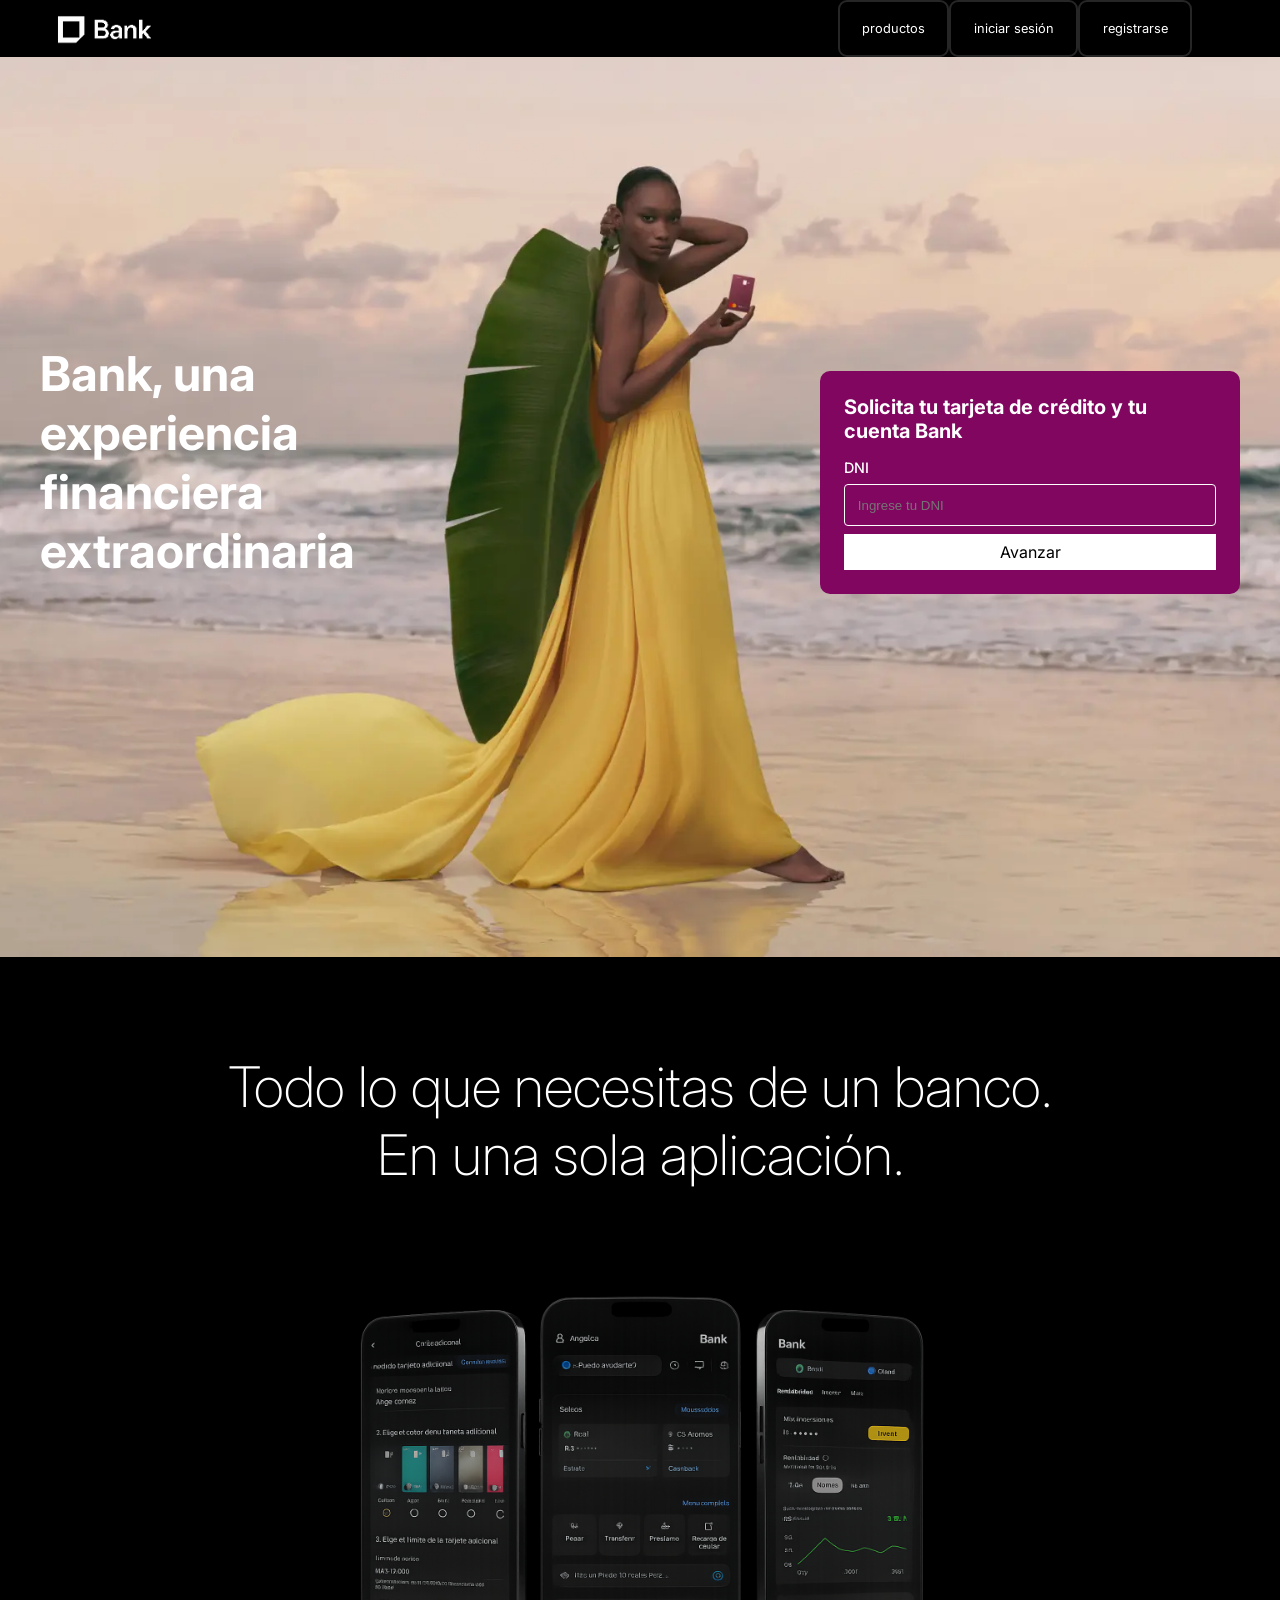
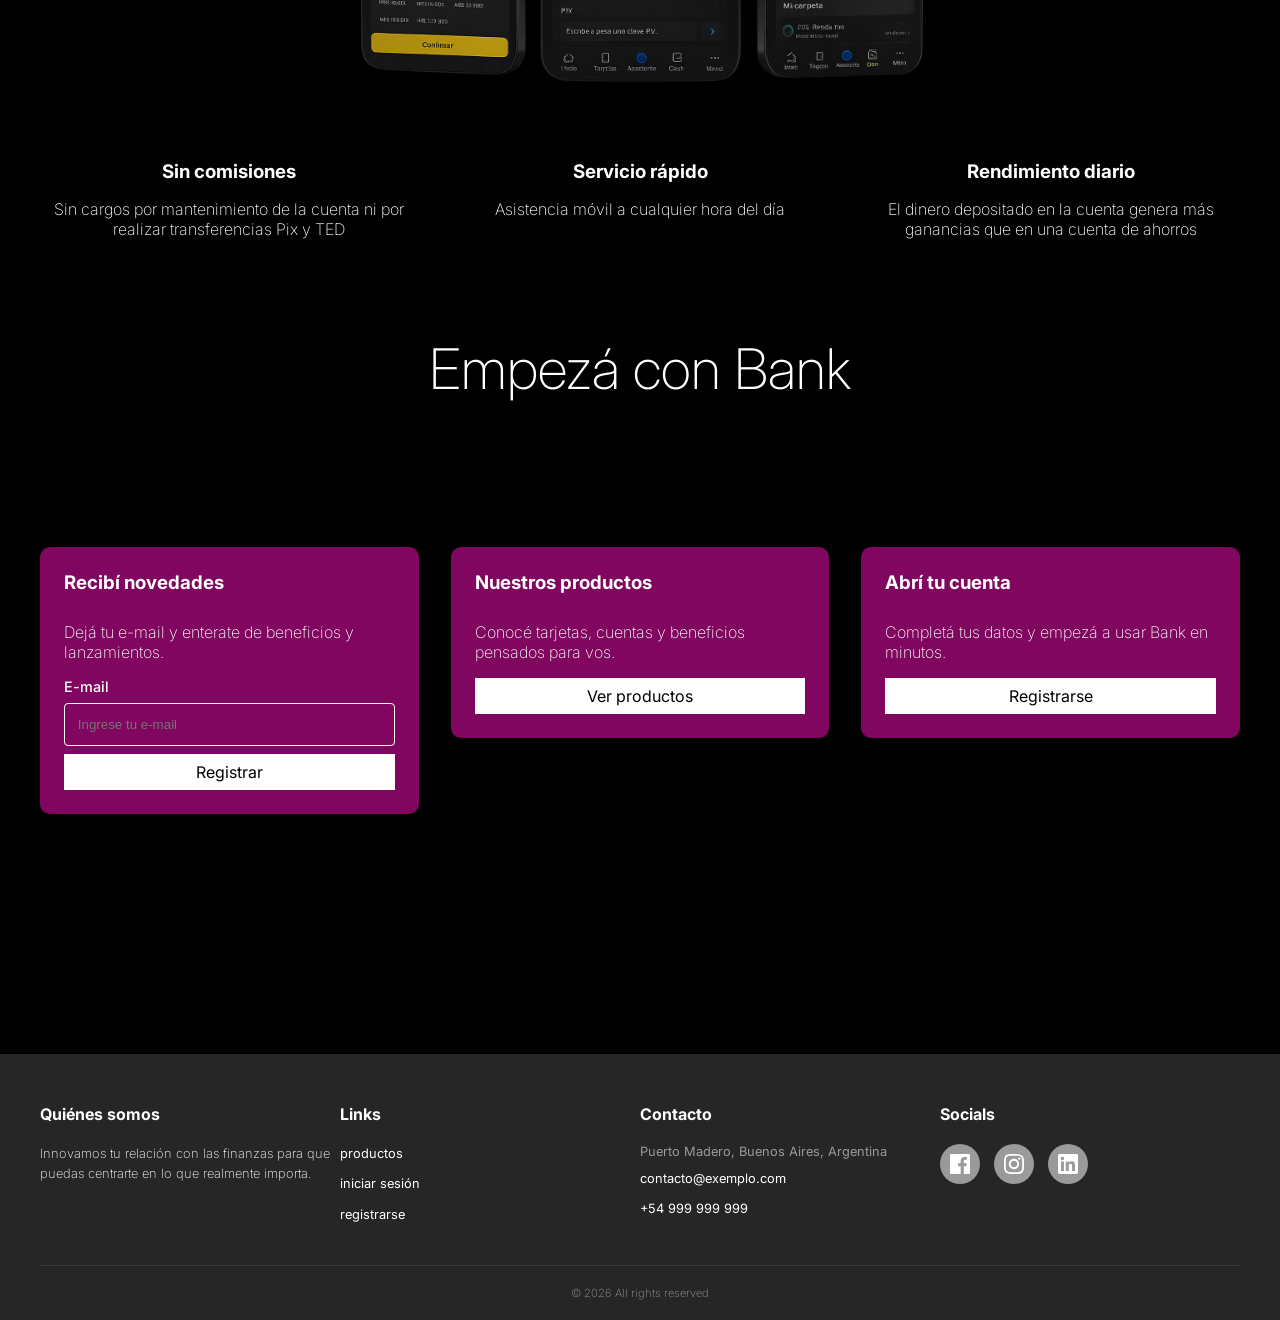
<file: index.html>
<!doctype html>
<html lang="es">
  <head>
    <meta charset="UTF-8" />
    <meta name="viewport" content="width=device-width, initial-scale=1.0" />
    <meta
      name="description"
      content="Bank: cuenta, tarjeta y app en un solo lugar. Sin comisiones, asistencia 24/7 y rendimiento diario."
    />
    <link rel="preconnect" href="https://fonts.googleapis.com" />
    <link rel="preconnect" href="https://fonts.gstatic.com" crossorigin />
    <link
      href="https://fonts.googleapis.com/css2?family=Inter:ital,opsz,wght@0,14..32,100..900;1,14..32,100..900&display=swap"
      rel="stylesheet"
    />
    <link rel="icon" href="./favicon.png" type="image/png" />
    <link rel="stylesheet" href="./css/global.css" />
    <title>Bank | Experiencia financiera</title>
  </head>

  <body>
    <!-- logotipo y la navegación como elementos hermanos; <nav> contiene únicamente enlaces de navegación -->
    <header class="header">
      <a href="index.html" class="logo">
        <img src="assets/logo.png" alt="Logo de Bank" />
      </a>

      <input type="checkbox" id="menu-toggle" class="menu-toggle" />
      <label for="menu-toggle" class="menu-button" aria-label="Abrir menú">
        <span></span>
        <span></span>
        <span></span>
      </label>

      <!-- uso de aria-label para una mejor accesibilidad web -->
      <nav aria-label="Navegación principal">
        <ul>
          <li class="button">
            <a href="productos.html">productos</a>
          </li>

          <li class="button">
            <a href="login.html">iniciar sesión</a>
          </li>

          <li class="button">
            <a href="registro.html">registrarse</a>
          </li>
        </ul>
      </nav>
    </header>

    <main>
      <section class="hero">
        <div class="container">
          <div class="hero-content">
            <h1>Bank, una experiencia financiera extraordinaria</h1>
          </div>

          <div class="hero-card">
            <h2 class="hero-card-title">
              Solicita tu tarjeta de crédito y tu cuenta Bank
            </h2>

            <form class="stack-form" action="registro.html" method="get">
              <label for="dni-hero">DNI</label>
              <input
                type="text"
                id="dni-hero"
                name="dni"
                inputmode="numeric"
                autocomplete="off"
                placeholder="Ingrese tu DNI"
                required
              />
              <button type="submit">Avanzar</button>
            </form>
          </div>
        </div>
      </section>

      <section class="benefits" aria-labelledby="beneficios-title">
        <h2 id="beneficios-title">
          Todo lo que necesitas de un banco. <br />En una sola aplicación.
        </h2>
        <img
          class="app"
          src="assets/img-app.png"
          alt="Pantalla de inicio de la app Bank"
        />

        <div class="container-benefits">
          <article>
            <h3>Sin comisiones</h3>
            <p>
              Sin cargos por mantenimiento de la cuenta ni por realizar
              transferencias Pix y TED
            </p>
          </article>
          <article>
            <h3>Servicio rápido</h3>
            <p>Asistencia móvil a cualquier hora del día</p>
          </article>
          <article>
            <h3>Rendimiento diario</h3>
            <p>
              El dinero depositado en la cuenta genera más ganancias que en una
              cuenta de ahorros
            </p>
          </article>
        </div>
      </section>

      <section class="cta" aria-labelledby="cta-title">
        <h2 id="cta-title">Empezá con Bank</h2>

        <div class="container-benefits">
          <article class="cta-card">
            <h3>Recibí novedades</h3>
            <p>Dejá tu e-mail y enterate de beneficios y lanzamientos.</p>
            <form class="stack-form" action="registro.html" method="get">
              <label for="correo-novedades">E-mail</label>
              <input
                type="email"
                id="correo-novedades"
                name="correo"
                autocomplete="email"
                placeholder="Ingrese tu e-mail"
                required
              />
              <button type="submit">Registrar</button>
            </form>
          </article>

          <article class="cta-card">
            <h3>Nuestros productos</h3>
            <p>Conocé tarjetas, cuentas y beneficios pensados para vos.</p>
            <a class="cta-button" href="productos.html">Ver productos</a>
          </article>

          <article class="cta-card">
            <h3>Abrí tu cuenta</h3>
            <p>Completá tus datos y empezá a usar Bank en minutos.</p>
            <a class="cta-button" href="registro.html">Registrarse</a>
          </article>
        </div>
      </section>
    </main>

    <footer class="footer">
      <div class="footer-content">
        <div class="footer-col">
          <h3>Quiénes somos</h3>
          <p>
            Innovamos tu relación con las finanzas para que puedas centrarte en
            lo que realmente importa.
          </p>
        </div>
        <div class="footer-col">
          <h3>Links</h3>
          <ul>
            <li><a href="productos.html">productos</a></li>
            <li><a href="login.html">iniciar sesión</a></li>
            <li><a href="registro.html">registrarse</a></li>
          </ul>
        </div>
        <div class="footer-col">
          <h3>Contacto</h3>
          <ul>
            <li>Puerto Madero, Buenos Aires, Argentina</li>
            <li>
              <a href="mailto:contacto@exemplo.com">contacto@exemplo.com</a>
            </li>
            <li>
              <a href="tel:+54999999999">+54 999 999 999</a>
            </li>
          </ul>
        </div>
        <div class="footer-col">
          <h3>Socials</h3>
          <div class="social-links">
            <a href="#" aria-label="Facebook">
              <svg
                viewBox="0 0 24 24"
                width="20"
                height="20"
                fill="currentColor"
              >
                <path
                  d="M22.675 0h-21.35c-.732 0-1.325.593-1.325 1.325v21.351c0 .731.593 1.324 1.325 1.324h11.495v-9.294h-3.128v-3.622h3.128v-2.671c0-3.1 1.893-4.788 4.659-4.788 1.325 0 2.463.099 2.795.143v3.24l-1.918.001c-1.504 0-1.795.715-1.795 1.763v2.313h3.587l-.467 3.622h-3.12v9.293h6.116c.73 0 1.323-.593 1.323-1.325v-21.35c0-.732-.593-1.325-1.325-1.325z"
                />
              </svg>
            </a>

            <a href="#" aria-label="Instagram">
              <svg
                viewBox="0 0 24 24"
                width="20"
                height="20"
                fill="currentColor"
              >
                <path
                  d="M12 2.163c3.204 0 3.584.012 4.85.07 3.252.148 4.771 1.691 4.919 4.919.058 1.265.069 1.645.069 4.849 0 3.205-.012 3.584-.069 4.849-.149 3.225-1.664 4.771-4.919 4.919-1.266.058-1.644.07-4.85.07-3.204 0-3.584-.012-4.849-.07-3.26-.149-4.771-1.699-4.919-4.92-.058-1.265-.07-1.644-.07-4.849 0-3.204.012-3.584.07-4.849.149-3.227 1.664-4.771 4.919-4.919 1.266-.058 1.645-.07 4.849-.07zm0-2.163c-3.259 0-3.667.014-4.947.072-4.358.2-6.78 2.618-6.98 6.98-.059 1.281-.073 1.689-.073 4.948 0 3.259.014 3.668.072 4.948.2 4.358 2.618 6.78 6.98 6.98 1.281.058 1.689.072 4.948.072 3.259 0 3.668-.014 4.948.072 4.354-.2 6.782-2.618 6.979-6.98.059-1.28.073-1.689.073-4.948 0-3.259-.014-3.667-.072-4.947-.196-4.354-2.617-6.78-6.979-6.98-1.281-.059-1.69-.073-4.949-.073zm0 5.838c-3.403 0-6.162 2.759-6.162 6.162s2.759 6.163 6.162 6.163 6.162-2.759 6.162-6.163c0-3.403-2.759-6.162-6.162-6.162zm0 10.162c-2.209 0-4-1.79-4-4 0-2.209 1.791-4 4-4s4 1.791 4 4c0 2.21-1.791 4-4 4zm6.406-11.845c-.796 0-1.441.645-1.441 1.44s.645 1.44 1.441 1.44c.795 0 1.439-.645 1.439-1.44s-.644-1.44-1.439-1.44z"
                />
              </svg>
            </a>

            <a href="#" aria-label="LinkedIn">
              <svg
                viewBox="0 0 24 24"
                width="20"
                height="20"
                fill="currentColor"
              >
                <path
                  d="M20.447 20.452h-3.554v-5.569c0-1.328-.027-3.037-1.852-3.037-1.853 0-2.136 1.445-2.136 2.939v5.667h-3.554v-11.452h3.414v1.561h.049c.476-.9 1.637-1.85 3.37-1.85 3.601 0 4.267 2.37 4.267 5.455v6.286zm-15.11-13.019c-1.144 0-2.063-.926-2.063-2.065 0-1.138.92-2.063 2.063-2.063 1.14 0 2.064.925 2.064 2.063 0 1.139-.925 2.065-2.064 2.065zm1.782 13.019h-3.564v-11.452h3.564v11.452zm15.106-20.452h-20.454c-.979 0-1.771.774-1.771 1.729v20.542c0 .956.792 1.729 1.771 1.729h20.451c.978 0 1.778-.773 1.778-1.729v-20.542c0-.955-.8-1.729-1.778-1.729z"
                />
              </svg>
            </a>
          </div>
        </div>
      </div>
      <div class="footer-bottom">
        <p>&copy; 2026 All rights reserved</p>
      </div>
    </footer>
  </body>
</html>
</file>
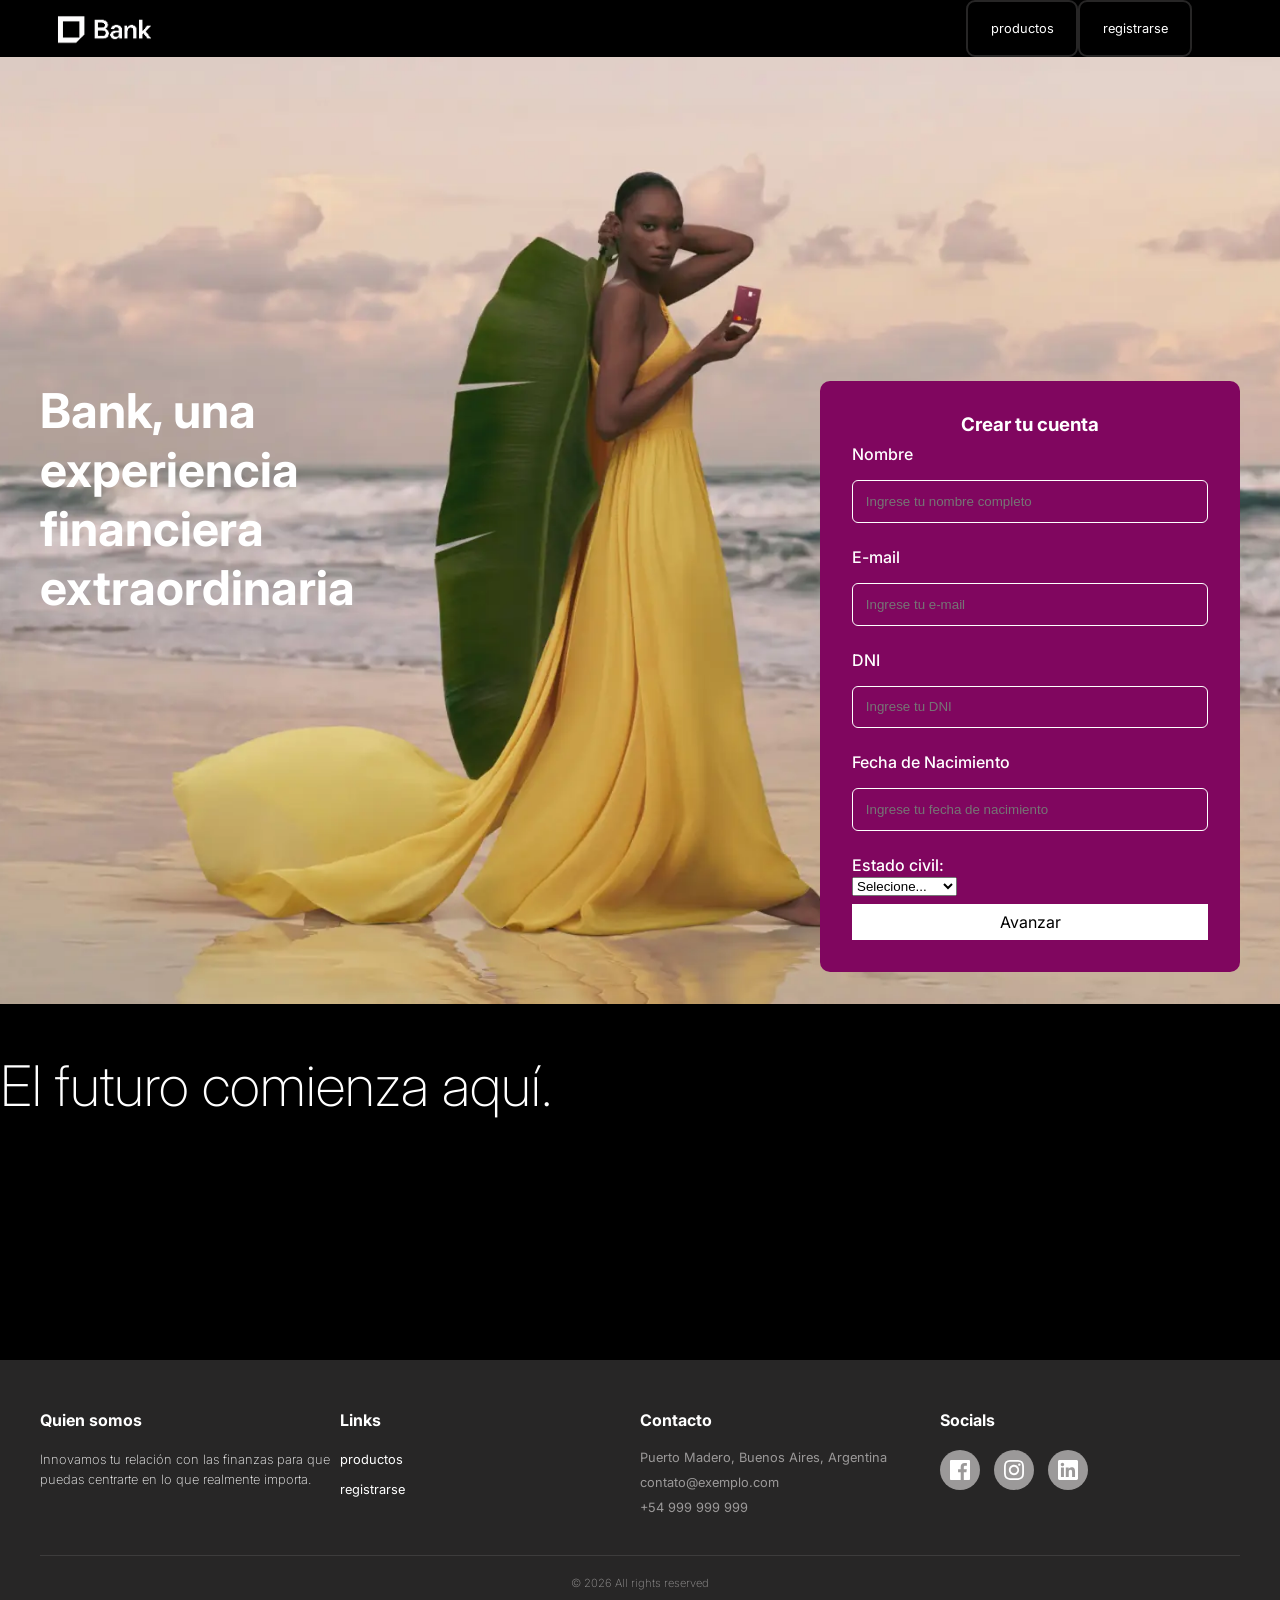
<file: cadastro.html>
<!doctype html>
<html lang="es">
  <head>
    <meta charset="UTF-8" />
    <meta name="viewport" content="width=device-width, initial-scale=1.0" />
    <link rel="preconnect" href="https://fonts.googleapis.com" />
    <link rel="preconnect" href="https://fonts.gstatic.com" crossorigin />
    <link
      href="https://fonts.googleapis.com/css2?family=Inter:ital,opsz,wght@0,14..32,100..900;1,14..32,100..900&display=swap"
      rel="stylesheet"
    />
    <link rel="icon" href="favico.png" type="png" />
    <link rel="stylesheet" href="./css/global.css" />
    <title>Bank</title>
  </head>

  <body>
    <!-- logotipo y la navegación como elementos hermanos; <nav> contiene únicamente enlaces de navegación -->
    <header class="header">
      <a href="index.html" class="logo">
        <img src="assets/logo.png" alt="logo del negocio" />
      </a>

      <!-- uso de aria-label para una mejor accesibilidad web -->
      <nav aria-label="Navegacion principal">
        <ul>
          <li class="button">
            <a href="galeria.html">productos</a>
          </li>

          <li class="button">
            <a href="cadastro.html">registrarse</a>
          </li>
        </ul>
      </nav>
    </header>

    <main>
      <section class="hero">
        <div class="container">
          <div class="hero-content-form">
            <h1>Bank, una experiencia financiera extraordinaria</h1>
          </div>

          <aside class="form-card">
            <h3>Crear tu cuenta</h3>

            <form class="register-form">
              <div class="form-group">
                <label for="nombre">Nombre</label>
                <input
                  type="text"
                  id="nombre"
                  name="nombre"
                  placeholder="Ingrese tu nombre completo"
                />
              </div>
            </form>

            <form class="register-form">
              <div class="form-group">
                <label for="email">E-mail</label>
                <input
                  type="email"
                  id="email"
                  name="email"
                  placeholder="Ingrese tu e-mail"
                />
              </div>
            </form>

            <form class="register-form">
              <div class="form-group">
                <label for="DNI">DNI</label>
                <input
                  type="number"
                  id="DNI"
                  name="DNI"
                  placeholder="Ingrese tu DNI"
                />
              </div>
            </form>

            <form class="register-form">
              <div class="form-group">
                <label for="birthdate">Fecha de Nacimiento</label>
                <input
                  type="text"
                  id="birthdate"
                  name="birthdate"
                  placeholder="Ingrese tu fecha de nacimiento"
                />
              </div>
            </form>

            <form class="register-form">
              <div class="form-group">
                <label for="maritalStatus">Estado civil:</label>
                <select id="maritalStatus" name="userMaritalStatus">
                    <option value="">Selecione...</option>
                    <option value="casado">Casado</option>
                    <option value="solteiro">Soltero</option>
                    <option value="divorciado">Divorciado</option>
                    <option value="casado">Unión Estable</option>
                </select>
            </form>

            <button type="submit">Avanzar</button>
          </aside>
        </div>
      </section>

      <section>
        <h2 class="form-h2">El futuro comienza aquí. </h2>
      </section>

    </main>

    <footer class="footer">
      <div class="footer-content">
        <div class="footer-col">
          <h3>Quien somos</h3>
          <p>Innovamos tu relación con las finanzas para que puedas centrarte en lo que realmente importa.</p>
        </div>
        <div class="footer-col">
          <h3>Links</h3>
          <ul>
            <li><a href="galeria.html">productos</a></li>
            <li><a href="cadastro.html">registrarse</a></li>
          </ul>
        </div>
        <div class="footer-col">
          <h3>Contacto</h3>
          <ul>
            <li>Puerto Madero, Buenos Aires, Argentina</li>
            <li>contato@exemplo.com</li>
            <li>+54 999 999 999</li>
          </ul>
        </div>
        <div class="footer-col">
          <h3>Socials</h3>
          <div class="social-links">
            <a href="#" aria-label="Facebook">
              <svg
                viewBox="0 0 24 24"
                width="20"
                height="20"
                fill="currentColor"
              >
                <path
                  d="M22.675 0h-21.35c-.732 0-1.325.593-1.325 1.325v21.351c0 .731.593 1.324 1.325 1.324h11.495v-9.294h-3.128v-3.622h3.128v-2.671c0-3.1 1.893-4.788 4.659-4.788 1.325 0 2.463.099 2.795.143v3.24l-1.918.001c-1.504 0-1.795.715-1.795 1.763v2.313h3.587l-.467 3.622h-3.12v9.293h6.116c.73 0 1.323-.593 1.323-1.325v-21.35c0-.732-.593-1.325-1.325-1.325z"
                />
              </svg>
            </a>

            <a href="#" aria-label="Instagram">
              <svg
                viewBox="0 0 24 24"
                width="20"
                height="20"
                fill="currentColor"
              >
                <path
                  d="M12 2.163c3.204 0 3.584.012 4.85.07 3.252.148 4.771 1.691 4.919 4.919.058 1.265.069 1.645.069 4.849 0 3.205-.012 3.584-.069 4.849-.149 3.225-1.664 4.771-4.919 4.919-1.266.058-1.644.07-4.85.07-3.204 0-3.584-.012-4.849-.07-3.26-.149-4.771-1.699-4.919-4.92-.058-1.265-.07-1.644-.07-4.849 0-3.204.012-3.584.07-4.849.149-3.227 1.664-4.771 4.919-4.919 1.266-.058 1.645-.07 4.849-.07zm0-2.163c-3.259 0-3.667.014-4.947.072-4.358.2-6.78 2.618-6.98 6.98-.059 1.281-.073 1.689-.073 4.948 0 3.259.014 3.668.072 4.948.2 4.358 2.618 6.78 6.98 6.98 1.281.058 1.689.072 4.948.072 3.259 0 3.668-.014 4.948-.072 4.354-.2 6.782-2.618 6.979-6.98.059-1.28.073-1.689.073-4.948 0-3.259-.014-3.667-.072-4.947-.196-4.354-2.617-6.78-6.979-6.98-1.281-.059-1.69-.073-4.949-.073zm0 5.838c-3.403 0-6.162 2.759-6.162 6.162s2.759 6.163 6.162 6.163 6.162-2.759 6.162-6.163c0-3.403-2.759-6.162-6.162-6.162zm0 10.162c-2.209 0-4-1.79-4-4 0-2.209 1.791-4 4-4s4 1.791 4 4c0 2.21-1.791 4-4 4zm6.406-11.845c-.796 0-1.441.645-1.441 1.44s.645 1.44 1.441 1.44c.795 0 1.439-.645 1.439-1.44s-.644-1.44-1.439-1.44z"
                />
              </svg>
            </a>

            <a href="#" aria-label="LinkedIn">
              <svg
                viewBox="0 0 24 24"
                width="20"
                height="20"
                fill="currentColor"
              >
                <path
                  d="M20.447 20.452h-3.554v-5.569c0-1.328-.027-3.037-1.852-3.037-1.853 0-2.136 1.445-2.136 2.939v5.667h-3.554v-11.452h3.414v1.561h.049c.476-.9 1.637-1.85 3.37-1.85 3.601 0 4.267 2.37 4.267 5.455v6.286zm-15.11-13.019c-1.144 0-2.063-.926-2.063-2.065 0-1.138.92-2.063 2.063-2.063 1.14 0 2.064.925 2.064 2.063 0 1.139-.925 2.065-2.064 2.065zm1.782 13.019h-3.564v-11.452h3.564v11.452zm15.106-20.452h-20.454c-.979 0-1.771.774-1.771 1.729v20.542c0 .956.792 1.729 1.771 1.729h20.451c.978 0 1.778-.773 1.778-1.729v-20.542c0-.955-.8-1.729-1.778-1.729z"
                />
              </svg>
            </a>
          </div>
        </div>
      </div>
      <div class="footer-bottom">
        <p>&copy; 2026 All rights reserved</p>
      </div>
    </footer>
  </body>
</html>
</file>
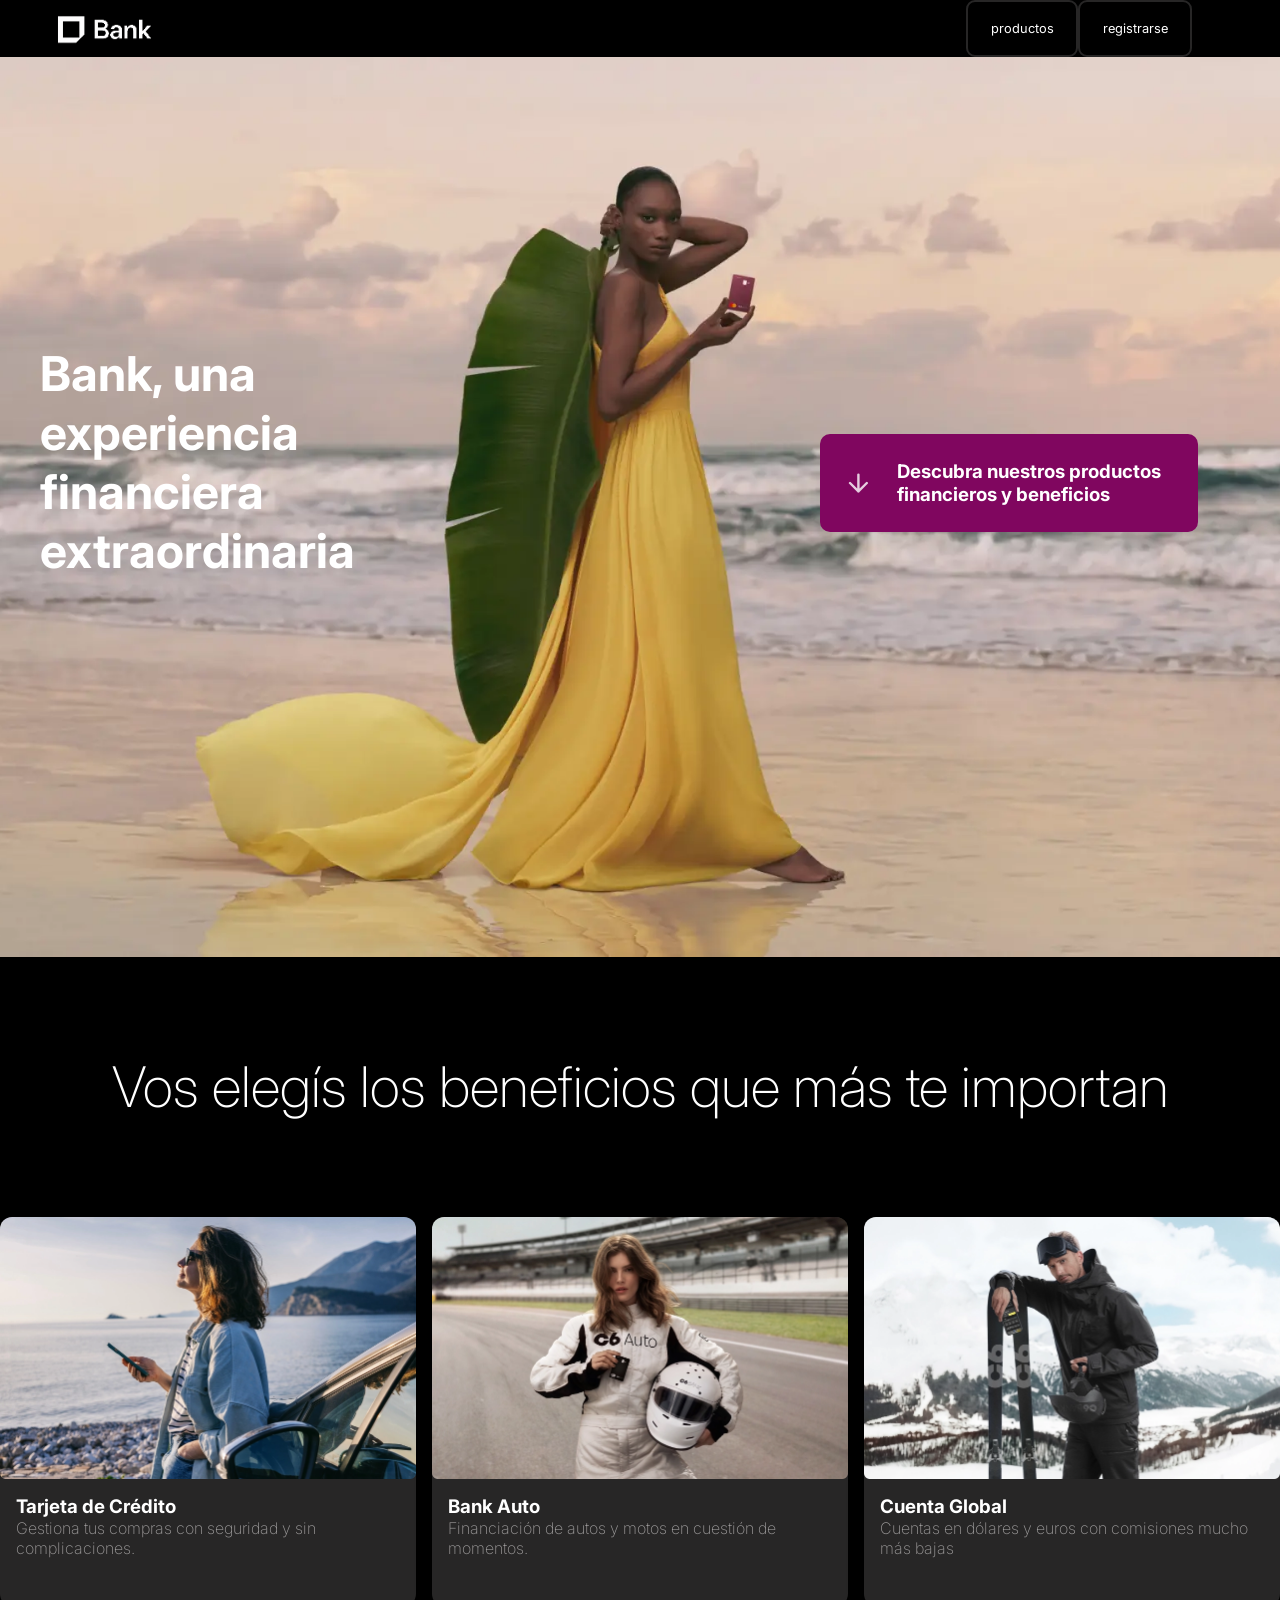
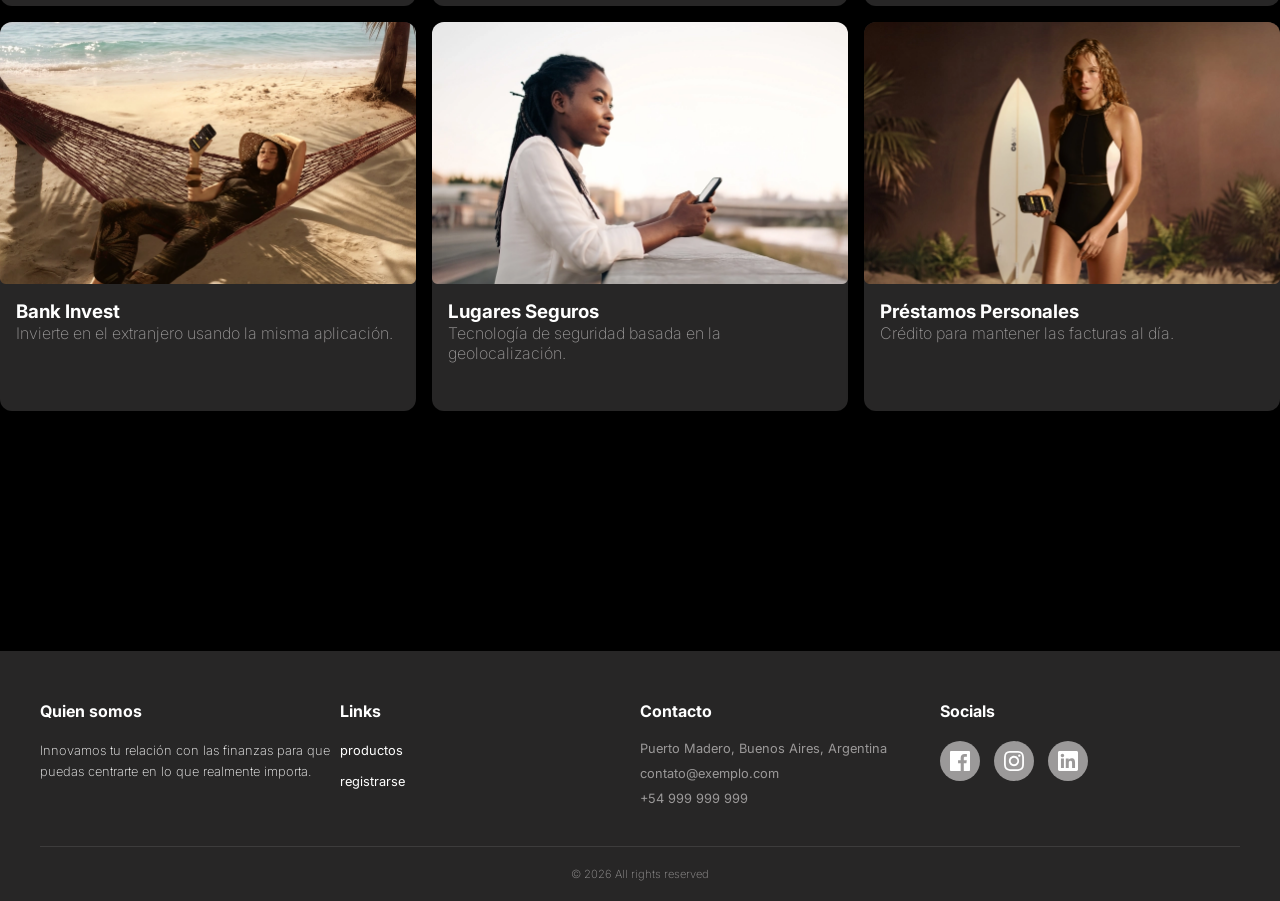
<file: galeria.html>
<!doctype html>
<html lang="es">
  <head>
    <meta charset="UTF-8" />
    <meta name="viewport" content="width=device-width, initial-scale=1.0" />
    <link rel="preconnect" href="https://fonts.googleapis.com" />
    <link rel="preconnect" href="https://fonts.gstatic.com" crossorigin />
    <link
      href="https://fonts.googleapis.com/css2?family=Inter:ital,opsz,wght@0,14..32,100..900;1,14..32,100..900&display=swap"
      rel="stylesheet"
    />
    <link rel="icon" href="favico.png" type="png" />
    <link rel="stylesheet" href="./css/global.css" />
    <title>Bank</title>
  </head>

  <body>
    <!-- logotipo y la navegación como elementos hermanos; <nav> contiene únicamente enlaces de navegación -->
    <header class="header">
      <a href="index.html" class="logo">
        <img src="assets/logo.png" alt="logo del negocio" />
      </a>

      <!-- uso de aria-label para una mejor accesibilidad web -->
      <nav aria-label="Navegacion principal">
        <ul>
          <li class="button">
            <a href="galeria.html">productos</a>
          </li>

          <li class="button">
            <a href="cadastro.html">registrarse</a>
          </li>
        </ul>
      </nav>
    </header>

    <main>
      <section class="hero">
        <div class="container">
          <div class="hero-content">
            <h1>Bank, una experiencia financiera extraordinaria</h1>
          </div>

          <aside class="hero-card">
            <div class="card-arrow-container">
              <svg
                class="elegant-arrow"
                xmlns="http://w3.org"
                viewBox="0 0 24 24"
                fill="none"
                stroke="currentColor"
                stroke-width="2"
                stroke-linecap="round"
                stroke-linejoin="round"
              >
                <path d="M12 5v14M19 12l-7 7-7-7" />
              </svg>
              <h3>Descubra nuestros productos financieros y beneficios</h3>
            </div>
          </aside>
        </div>
      </section>

      <section>
        <h2>Vos elegís los beneficios que más te importan</h2>

        <div class="products-grid">

          <article class="product-card">
            <a href="#">
              <img src="assets/img5.png" alt="" />
              <div class="product-text">
                <h3>Tarjeta de Crédito</h3>
                <p>Gestiona tus compras con seguridad y sin complicaciones.</p>
              </div>
            </a>
          </article>

          <article class="product-card">
            <a href="#">
              <img src="assets/auto.jpg" alt="" />
              <div class="product-text">
                <h3>Bank Auto</h3>
                <p>Financiación de autos y motos en cuestión de momentos.</p>
              </div>
            </a>
          </article>

          <article class="product-card">
            <a href="#">
              <img src="assets/cuenta-global.jpg" alt="" />
              <div class="product-text">
                <h3>Cuenta Global</h3>
                <p>Cuentas en dólares y euros con comisiones mucho más bajas</p>
              </div>
            </a>
          </article>

          <article class="product-card">
            <a href="#">
              <img src="assets/vacaciones.jpg" alt="" />
              <div class="product-text">
                <h3>Bank Invest</h3>
                <p>Invierte en el extranjero usando la misma aplicación.</p>
              </div>
            </a>
          </article>

          <article class="product-card">
            <a href="#">
              <img src="assets/img3.jpg" alt="" />
              <div class="product-text">
                <h3>Lugares Seguros</h3>
                <p>Tecnología de seguridad basada en la geolocalización.</p>
              </div>
            </a>
          </article>

          <article class="product-card">
            <a href="#">
              <img src="assets/puntos.jpg" alt="" />
              <div class="product-text">
                <h3>Préstamos Personales</h3>
                <p>Crédito para mantener las facturas al día.</p>
              </div>
            </a>
          </article>
        </div>
      </section>
    </main>

    <footer class="footer">
      <div class="footer-content">
        <div class="footer-col">
          <h3>Quien somos</h3>
          <p>
            Innovamos tu relación con las finanzas para que puedas centrarte en
            lo que realmente importa.
          </p>
        </div>
        <div class="footer-col">
          <h3>Links</h3>
          <ul>
            <li><a href="galeria.html">productos</a></li>
            <li><a href="cadastro.html">registrarse</a></li>
          </ul>
        </div>
        <div class="footer-col">
          <h3>Contacto</h3>
          <ul>
            <li>Puerto Madero, Buenos Aires, Argentina</li>
            <li>contato@exemplo.com</li>
            <li>+54 999 999 999</li>
          </ul>
        </div>
        <div class="footer-col">
          <h3>Socials</h3>
          <div class="social-links">
            <a href="#" aria-label="Facebook">
              <svg
                viewBox="0 0 24 24"
                width="20"
                height="20"
                fill="currentColor"
              >
                <path
                  d="M22.675 0h-21.35c-.732 0-1.325.593-1.325 1.325v21.351c0 .731.593 1.324 1.325 1.324h11.495v-9.294h-3.128v-3.622h3.128v-2.671c0-3.1 1.893-4.788 4.659-4.788 1.325 0 2.463.099 2.795.143v3.24l-1.918.001c-1.504 0-1.795.715-1.795 1.763v2.313h3.587l-.467 3.622h-3.12v9.293h6.116c.73 0 1.323-.593 1.323-1.325v-21.35c0-.732-.593-1.325-1.325-1.325z"
                />
              </svg>
            </a>

            <a href="#" aria-label="Instagram">
              <svg
                viewBox="0 0 24 24"
                width="20"
                height="20"
                fill="currentColor"
              >
                <path
                  d="M12 2.163c3.204 0 3.584.012 4.85.07 3.252.148 4.771 1.691 4.919 4.919.058 1.265.069 1.645.069 4.849 0 3.205-.012 3.584-.069 4.849-.149 3.225-1.664 4.771-4.919 4.919-1.266.058-1.644.07-4.85.07-3.204 0-3.584-.012-4.849-.07-3.26-.149-4.771-1.699-4.919-4.92-.058-1.265-.07-1.644-.07-4.849 0-3.204.012-3.584.07-4.849.149-3.227 1.664-4.771 4.919-4.919 1.266-.058 1.645-.07 4.849-.07zm0-2.163c-3.259 0-3.667.014-4.947.072-4.358.2-6.78 2.618-6.98 6.98-.059 1.281-.073 1.689-.073 4.948 0 3.259.014 3.668.072 4.948.2 4.358 2.618 6.78 6.98 6.98 1.281.058 1.689.072 4.948.072 3.259 0 3.668-.014 4.948-.072 4.354-.2 6.782-2.618 6.979-6.98.059-1.28.073-1.689.073-4.948 0-3.259-.014-3.667-.072-4.947-.196-4.354-2.617-6.78-6.979-6.98-1.281-.059-1.69-.073-4.949-.073zm0 5.838c-3.403 0-6.162 2.759-6.162 6.162s2.759 6.163 6.162 6.163 6.162-2.759 6.162-6.163c0-3.403-2.759-6.162-6.162-6.162zm0 10.162c-2.209 0-4-1.79-4-4 0-2.209 1.791-4 4-4s4 1.791 4 4c0 2.21-1.791 4-4 4zm6.406-11.845c-.796 0-1.441.645-1.441 1.44s.645 1.44 1.441 1.44c.795 0 1.439-.645 1.439-1.44s-.644-1.44-1.439-1.44z"
                />
              </svg>
            </a>

            <a href="#" aria-label="LinkedIn">
              <svg
                viewBox="0 0 24 24"
                width="20"
                height="20"
                fill="currentColor"
              >
                <path
                  d="M20.447 20.452h-3.554v-5.569c0-1.328-.027-3.037-1.852-3.037-1.853 0-2.136 1.445-2.136 2.939v5.667h-3.554v-11.452h3.414v1.561h.049c.476-.9 1.637-1.85 3.37-1.85 3.601 0 4.267 2.37 4.267 5.455v6.286zm-15.11-13.019c-1.144 0-2.063-.926-2.063-2.065 0-1.138.92-2.063 2.063-2.063 1.14 0 2.064.925 2.064 2.063 0 1.139-.925 2.065-2.064 2.065zm1.782 13.019h-3.564v-11.452h3.564v11.452zm15.106-20.452h-20.454c-.979 0-1.771.774-1.771 1.729v20.542c0 .956.792 1.729 1.771 1.729h20.451c.978 0 1.778-.773 1.778-1.729v-20.542c0-.955-.8-1.729-1.778-1.729z"
                />
              </svg>
            </a>
          </div>
        </div>
      </div>
      <div class="footer-bottom">
        <p>&copy; 2026 All rights reserved</p>
      </div>
    </footer>
  </body>
</html>
</file>
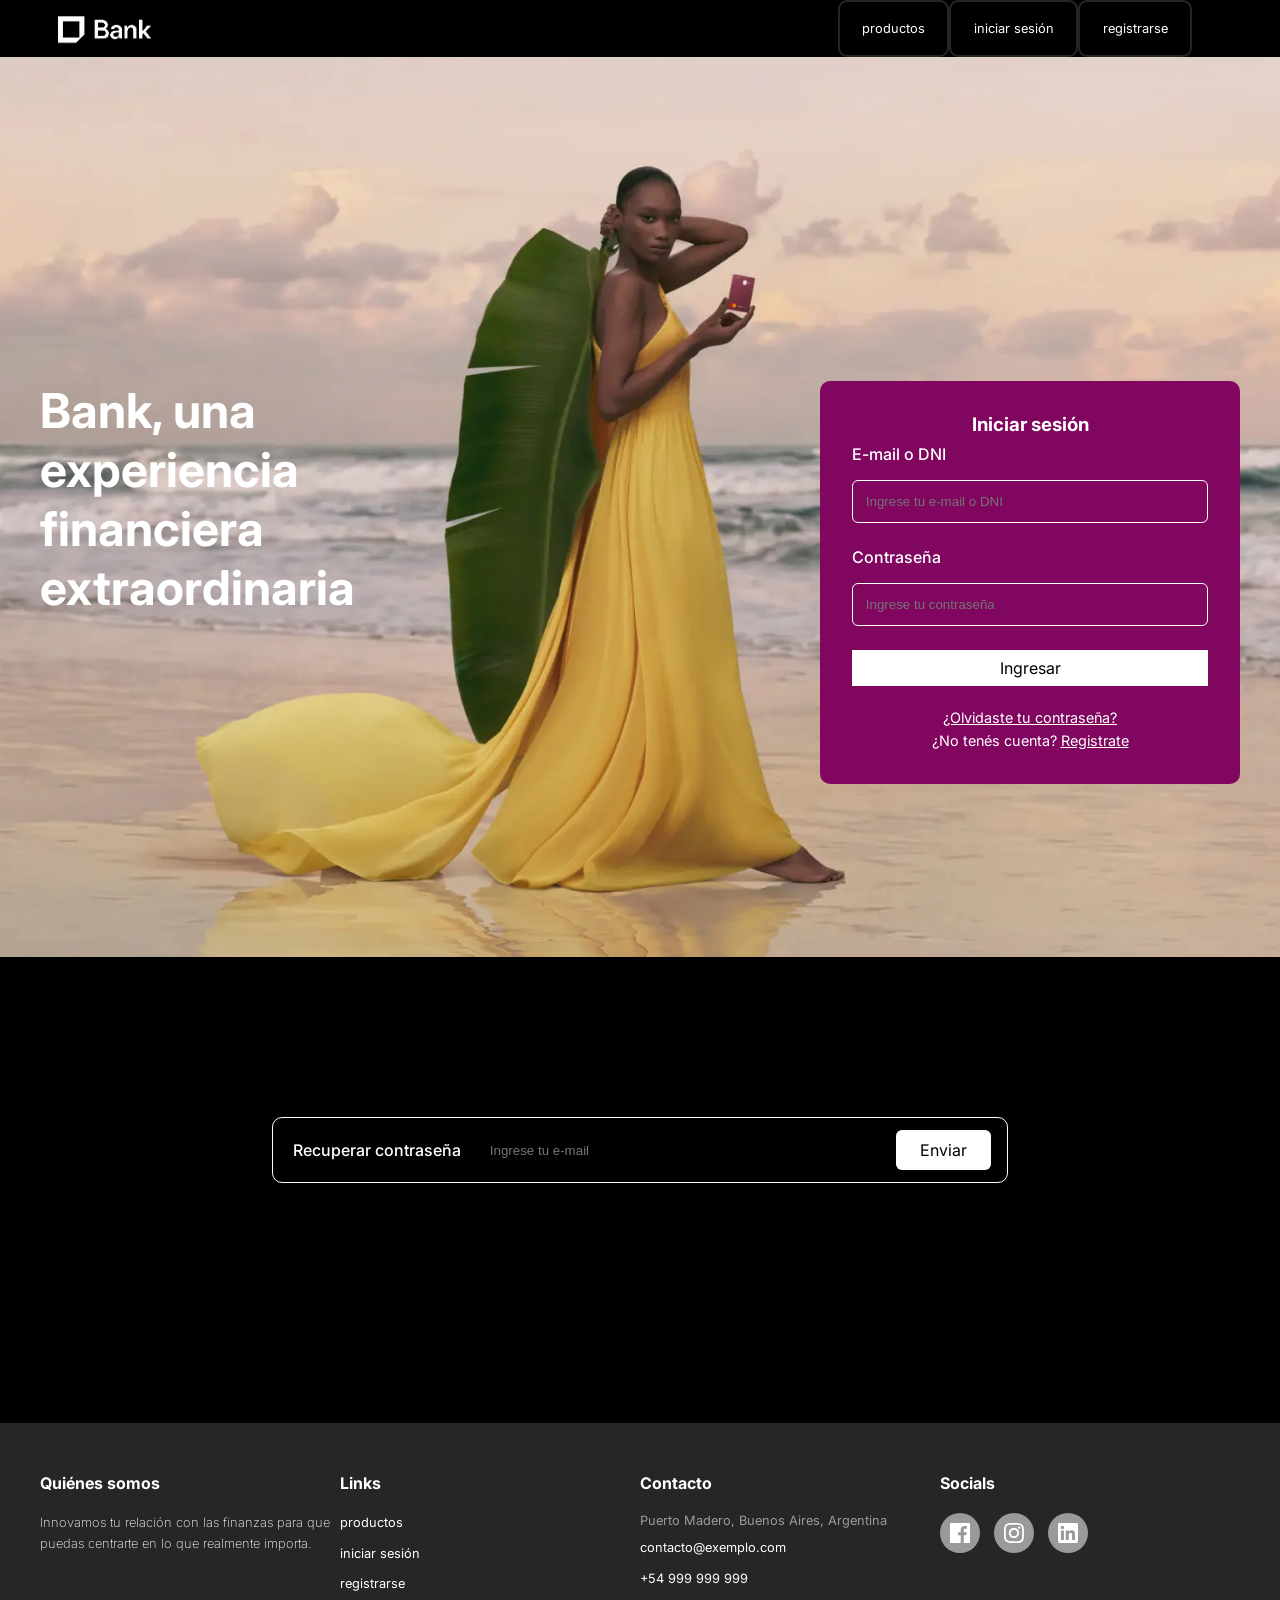
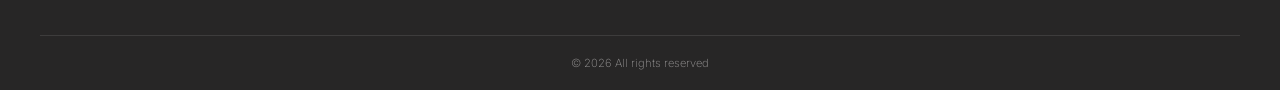
<file: login.html>
<!doctype html>
<html lang="es">
  <head>
    <meta charset="UTF-8" />
    <meta name="viewport" content="width=device-width, initial-scale=1.0" />
    <meta
      name="description"
      content="Iniciá sesión en Bank para operar tu cuenta, tarjeta y app."
    />
    <link rel="preconnect" href="https://fonts.googleapis.com" />
    <link rel="preconnect" href="https://fonts.gstatic.com" crossorigin />
    <link
      href="https://fonts.googleapis.com/css2?family=Inter:ital,opsz,wght@0,14..32,100..900;1,14..32,100..900&display=swap"
      rel="stylesheet"
    />
    <link rel="icon" href="./favicon.png" type="image/png" />
    <link rel="stylesheet" href="./css/global.css" />
    <title>Bank | Iniciar sesión</title>
  </head>

  <body>
    <!-- logotipo y la navegación como elementos hermanos; <nav> contiene únicamente enlaces de navegación -->
    <header class="header">
      <a href="index.html" class="logo">
        <img src="assets/logo.png" alt="Logo de Bank" />
      </a>

      <input type="checkbox" id="menu-toggle" class="menu-toggle" />
      <label for="menu-toggle" class="menu-button" aria-label="Abrir menú">
        <span></span>
        <span></span>
        <span></span>
      </label>

      <!-- uso de aria-label para una mejor accesibilidad web -->
      <nav aria-label="Navegación principal">
        <ul>
          <li class="button">
            <a href="productos.html">productos</a>
          </li>

          <li class="button">
            <a href="login.html">iniciar sesión</a>
          </li>

          <li class="button">
            <a href="registro.html">registrarse</a>
          </li>
        </ul>
      </nav>
    </header>

    <main>
      <section class="hero">
        <div class="container">
          <div class="hero-content-form">
            <h1>Bank, una experiencia financiera extraordinaria</h1>
          </div>

          <aside class="form-card">
            <h3>Iniciar sesión</h3>

            <form class="register-form" action="#" method="post">
              <div class="form-group">
                <label for="login-identifier">E-mail o DNI</label>
                <input
                  type="text"
                  id="login-identifier"
                  name="identifier"
                  autocomplete="username"
                  placeholder="Ingrese tu e-mail o DNI"
                  required
                />
              </div>

              <div class="form-group">
                <label for="login-password">Contraseña</label>
                <input
                  type="password"
                  id="login-password"
                  name="password"
                  autocomplete="current-password"
                  placeholder="Ingrese tu contraseña"
                  required
                />
              </div>

              <button type="submit">Ingresar</button>
            </form>

            <p class="auth-links">
              <a href="#recuperar">¿Olvidaste tu contraseña?</a><br />
              ¿No tenés cuenta?
              <a href="registro.html">Registrate</a>
            </p>
          </aside>
        </div>
      </section>

      <section class="auth-recover" id="recuperar">
        <form class="recover-bar" action="#" method="post">
          <label for="email-recuperar">Recuperar contraseña</label>
          <input
            type="email"
            id="email-recuperar"
            name="email"
            autocomplete="email"
            placeholder="Ingrese tu e-mail"
            required
          />
          <button type="submit">Enviar</button>
        </form>
      </section>
    </main>

    <footer class="footer">
      <div class="footer-content">
        <div class="footer-col">
          <h3>Quiénes somos</h3>
          <p>
            Innovamos tu relación con las finanzas para que puedas centrarte en
            lo que realmente importa.
          </p>
        </div>
        <div class="footer-col">
          <h3>Links</h3>
          <ul>
            <li><a href="productos.html">productos</a></li>
            <li><a href="login.html">iniciar sesión</a></li>
            <li><a href="registro.html">registrarse</a></li>
          </ul>
        </div>
        <div class="footer-col">
          <h3>Contacto</h3>
          <ul>
            <li>Puerto Madero, Buenos Aires, Argentina</li>
            <li>
              <a href="mailto:contacto@exemplo.com">contacto@exemplo.com</a>
            </li>
            <li>
              <a href="tel:+54999999999">+54 999 999 999</a>
            </li>
          </ul>
        </div>
        <div class="footer-col">
          <h3>Socials</h3>
          <div class="social-links">
            <a href="#" aria-label="Facebook">
              <svg
                viewBox="0 0 24 24"
                width="20"
                height="20"
                fill="currentColor"
              >
                <path
                  d="M22.675 0h-21.35c-.732 0-1.325.593-1.325 1.325v21.351c0 .731.593 1.324 1.325 1.324h11.495v-9.294h-3.128v-3.622h3.128v-2.671c0-3.1 1.893-4.788 4.659-4.788 1.325 0 2.463.099 2.795.143v3.24l-1.918.001c-1.504 0-1.795.715-1.795 1.763v2.313h3.587l-.467 3.622h-3.12v9.293h6.116c.73 0 1.323-.593 1.323-1.325v-21.35c0-.732-.593-1.325-1.325-1.325z"
                />
              </svg>
            </a>

            <a href="#" aria-label="Instagram">
              <svg
                viewBox="0 0 24 24"
                width="20"
                height="20"
                fill="currentColor"
              >
                <path
                  d="M12 2.163c3.204 0 3.584.012 4.85.07 3.252.148 4.771 1.691 4.919 4.919.058 1.265.069 1.645.069 4.849 0 3.205-.012 3.584-.069 4.849-.149 3.225-1.664 4.771-4.919 4.919-1.266.058-1.644.07-4.85.07-3.204 0-3.584-.012-4.849-.07-3.26-.149-4.771-1.699-4.919-4.92-.058-1.265-.07-1.644-.07-4.849 0-3.204.012-3.584.07-4.849.149-3.227 1.664-4.771 4.919-4.919 1.266-.058 1.645-.07 4.849-.07zm0-2.163c-3.259 0-3.667.014-4.947.072-4.358.2-6.78 2.618-6.98 6.98-.059 1.281-.073 1.689-.073 4.948 0 3.259.014 3.668.072 4.948.2 4.358 2.618 6.78 6.98 6.98 1.281.058 1.689.072 4.948.072 3.259 0 3.668-.014 4.948.072 4.354-.2 6.782-2.618 6.979-6.98.059-1.28.073-1.689.073-4.948 0-3.259-.014-3.667-.072-4.947-.196-4.354-2.617-6.78-6.979-6.98-1.281-.059-1.69-.073-4.949-.073zm0 5.838c-3.403 0-6.162 2.759-6.162 6.162s2.759 6.163 6.162 6.163 6.162-2.759 6.162-6.163c0-3.403-2.759-6.162-6.162-6.162zm0 10.162c-2.209 0-4-1.79-4-4 0-2.209 1.791-4 4-4s4 1.791 4 4c0 2.21-1.791 4-4 4zm6.406-11.845c-.796 0-1.441.645-1.441 1.44s.645 1.44 1.441 1.44c.795 0 1.439-.645 1.439-1.44s-.644-1.44-1.439-1.44z"
                />
              </svg>
            </a>

            <a href="#" aria-label="LinkedIn">
              <svg
                viewBox="0 0 24 24"
                width="20"
                height="20"
                fill="currentColor"
              >
                <path
                  d="M20.447 20.452h-3.554v-5.569c0-1.328-.027-3.037-1.852-3.037-1.853 0-2.136 1.445-2.136 2.939v5.667h-3.554v-11.452h3.414v1.561h.049c.476-.9 1.637-1.85 3.37-1.85 3.601 0 4.267 2.37 4.267 5.455v6.286zm-15.11-13.019c-1.144 0-2.063-.926-2.063-2.065 0-1.138.92-2.063 2.063-2.063 1.14 0 2.064.925 2.064 2.063 0 1.139-.925 2.065-2.064 2.065zm1.782 13.019h-3.564v-11.452h3.564v11.452zm15.106-20.452h-20.454c-.979 0-1.771.774-1.771 1.729v20.542c0 .956.792 1.729 1.771 1.729h20.451c.978 0 1.778-.773 1.778-1.729v-20.542c0-.955-.8-1.729-1.778-1.729z"
                />
              </svg>
            </a>
          </div>
        </div>
      </div>
      <div class="footer-bottom">
        <p>&copy; 2026 All rights reserved</p>
      </div>
    </footer>
  </body>
</html>
</file>
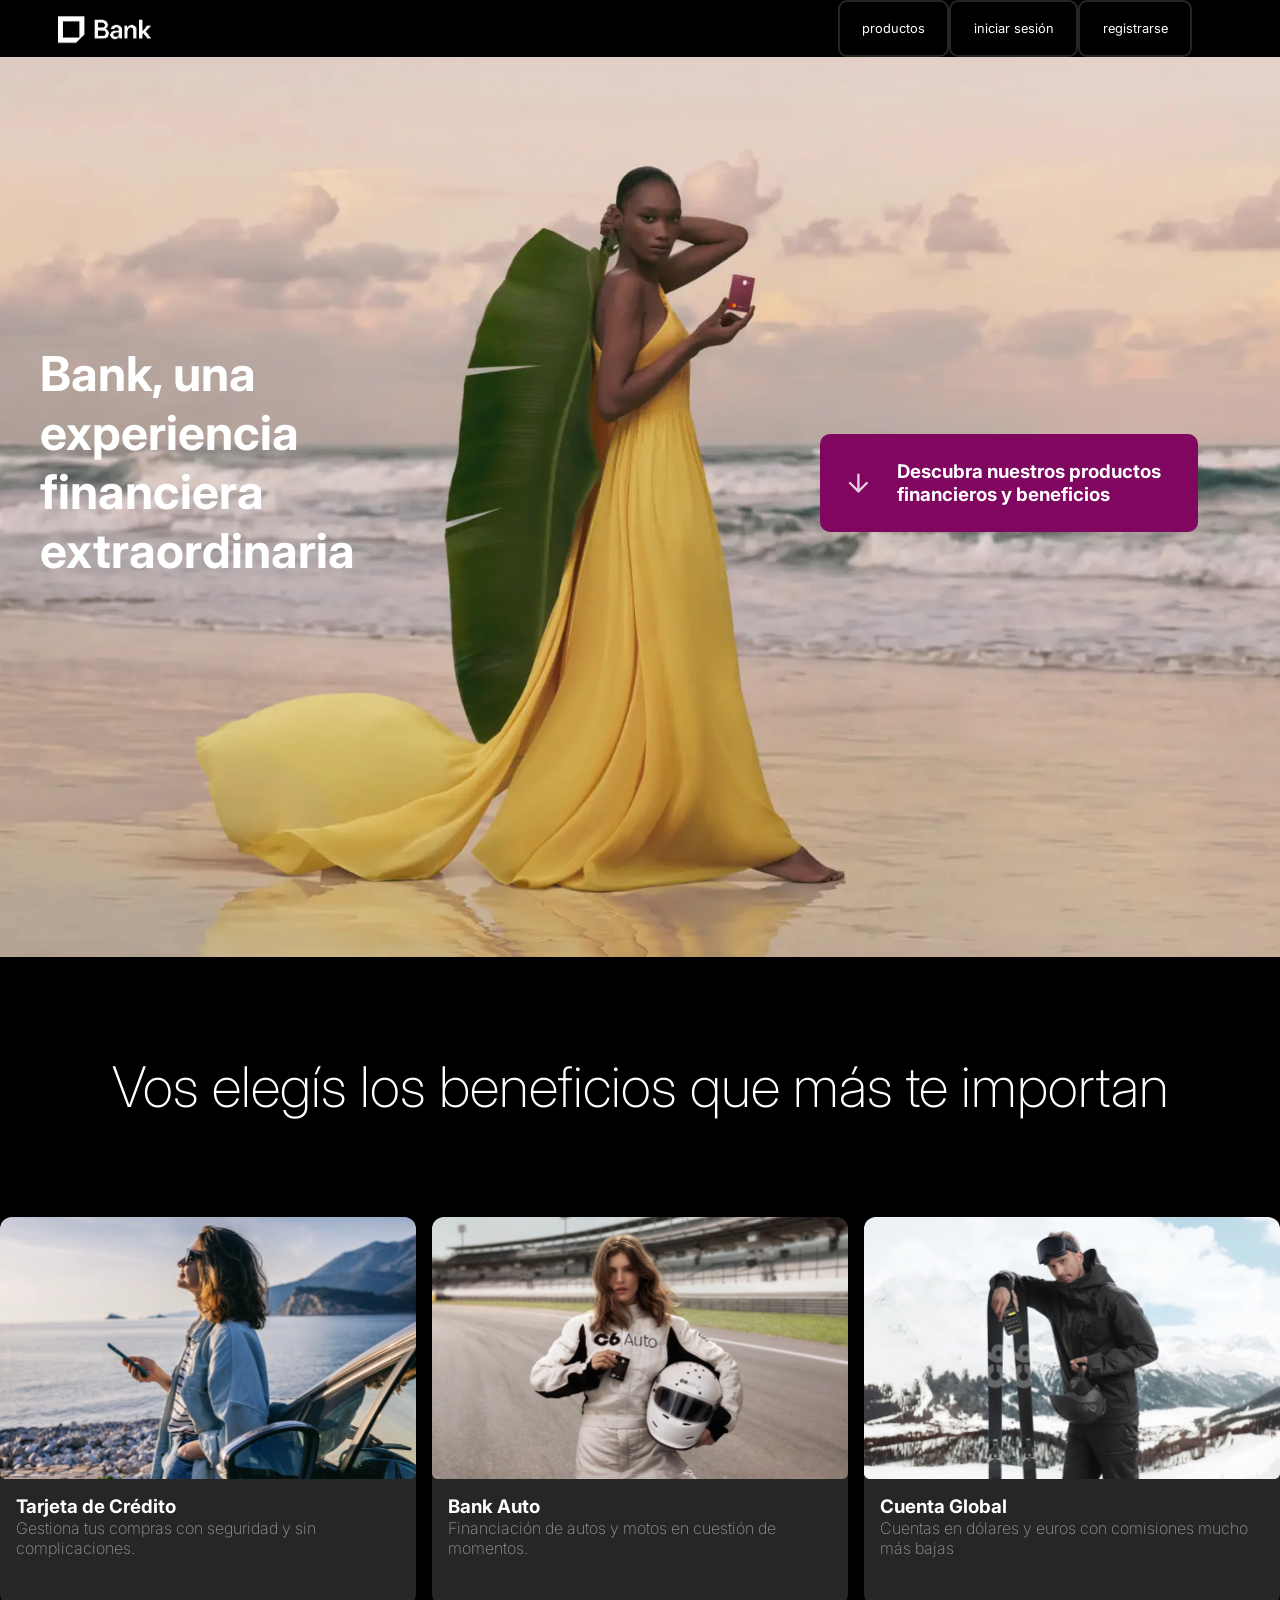
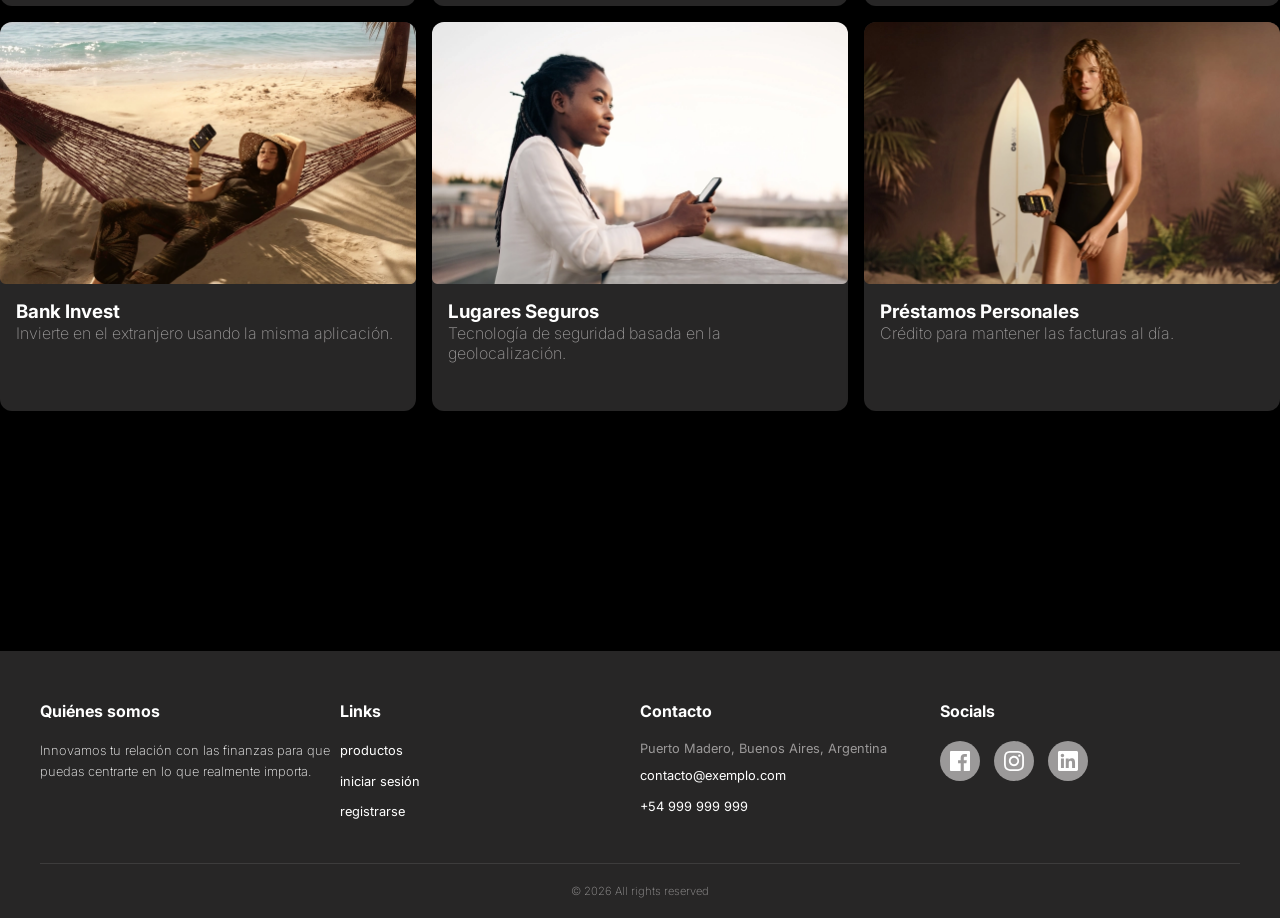
<file: productos.html>
<!doctype html>
<html lang="es">
  <head>
    <meta charset="UTF-8" />
    <meta name="viewport" content="width=device-width, initial-scale=1.0" />
    <meta
      name="description"
      content="Conocé las tarjetas, cuentas y beneficios de Bank. Elegí lo que más te importa."
    />
    <link rel="preconnect" href="https://fonts.googleapis.com" />
    <link rel="preconnect" href="https://fonts.gstatic.com" crossorigin />
    <link
      href="https://fonts.googleapis.com/css2?family=Inter:ital,opsz,wght@0,14..32,100..900;1,14..32,100..900&display=swap"
      rel="stylesheet"
    />
    <link rel="icon" href="./favicon.png" type="image/png" />
    <link rel="stylesheet" href="./css/global.css" />
    <title>Bank | Productos</title>
  </head>

  <body>
    <!-- logotipo y la navegación como elementos hermanos; <nav> contiene únicamente enlaces de navegación -->
    <header class="header">
      <a href="index.html" class="logo">
        <img src="assets/logo.png" alt="Logo de Bank" />
      </a>

      <input type="checkbox" id="menu-toggle" class="menu-toggle" />
      <label for="menu-toggle" class="menu-button" aria-label="Abrir menú">
        <span></span>
        <span></span>
        <span></span>
      </label>

      <!-- uso de aria-label para una mejor accesibilidad web -->
      <nav aria-label="Navegación principal">
        <ul>
          <li class="button">
            <a href="productos.html">productos</a>
          </li>

          <li class="button">
            <a href="login.html">iniciar sesión</a>
          </li>

          <li class="button">
            <a href="registro.html">registrarse</a>
          </li>
        </ul>
      </nav>
    </header>

    <main>
      <section class="hero">
        <div class="container">
          <div class="hero-content">
            <h1>Bank, una experiencia financiera extraordinaria</h1>
          </div>

          <aside class="hero-card">
            <div class="card-arrow-container">
              <svg
                class="elegant-arrow"
                xmlns="http://w3.org"
                viewBox="0 0 24 24"
                fill="none"
                stroke="currentColor"
                stroke-width="2"
                stroke-linecap="round"
                stroke-linejoin="round"
              >
                <path d="M12 5v14M19 12l-7 7-7-7" />
              </svg>
              <h3>Descubra nuestros productos financieros y beneficios</h3>
            </div>
          </aside>
        </div>
      </section>

      <section>
        <h2>Vos elegís los beneficios que más te importan</h2>

        <div class="products-grid">

          <article class="product-card">
            <a href="#">
              <img src="assets/img01.png" alt="Ella esta frente al mar y tiene en su mano un celular con la aplicacion del banco" />
              <div class="product-text">
                <h3>Tarjeta de Crédito</h3>
                <p>Gestiona tus compras con seguridad y sin complicaciones.</p>
              </div>
            </a>
          </article>

          <article class="product-card">
            <a href="#">
              <img src="assets/img02.jpg" alt="Ella esta en una autopista y tiene una tarjeta del banco en su mano" />
              <div class="product-text">
                <h3>Bank Auto</h3>
                <p>Financiación de autos y motos en cuestión de momentos.</p>
              </div>
            </a>
          </article>

          <article class="product-card">
            <a href="#">
              <img src="assets/img03.jpg" alt="El esta en viaje internacional y tiene un celular com la aplicacion del banco" />
              <div class="product-text">
                <h3>Cuenta Global</h3>
                <p>Cuentas en dólares y euros con comisiones mucho más bajas</p>
              </div>
            </a>
          </article>

          <article class="product-card">
            <a href="#">
              <img src="assets/img04.jpg" alt="Ella esta de vacaciones y tiene un celular con la aplicacion del banco" />
              <div class="product-text">
                <h3>Bank Invest</h3>
                <p>Invierte en el extranjero usando la misma aplicación.</p>
              </div>
            </a>
          </article>

          <article class="product-card">
            <a href="#">
              <img src="assets/img05.jpg" alt="Ella esta en su vecindario y tiene la aplicacion del banco en su celular" />
              <div class="product-text">
                <h3>Lugares Seguros</h3>
                <p>Tecnología de seguridad basada en la geolocalización.</p>
              </div>
            </a>
          </article>

          <article class="product-card">
            <a href="#">
              <img src="assets/img06.jpg" alt="Ella esta surfeando y tiene la aplicacion del banco en su celular" />
              <div class="product-text">
                <h3>Préstamos Personales</h3>
                <p>Crédito para mantener las facturas al día.</p>
              </div>
            </a>
          </article>
        </div>
      </section>
    </main>

    <footer class="footer">
      <div class="footer-content">
        <div class="footer-col">
          <h3>Quiénes somos</h3>
          <p>
            Innovamos tu relación con las finanzas para que puedas centrarte en
            lo que realmente importa.
          </p>
        </div>
        <div class="footer-col">
          <h3>Links</h3>
          <ul>
            <li><a href="productos.html">productos</a></li>
            <li><a href="login.html">iniciar sesión</a></li>
            <li><a href="registro.html">registrarse</a></li>
          </ul>
        </div>
        <div class="footer-col">
          <h3>Contacto</h3>
          <ul>
            <li>Puerto Madero, Buenos Aires, Argentina</li>
            <li>
              <a href="mailto:contacto@exemplo.com">contacto@exemplo.com</a>
            </li>
            <li>
              <a href="tel:+54999999999">+54 999 999 999</a>
            </li>
          </ul>
        </div>
        <div class="footer-col">
          <h3>Socials</h3>
          <div class="social-links">
            <a href="#" aria-label="Facebook">
              <svg
                viewBox="0 0 24 24"
                width="20"
                height="20"
                fill="currentColor"
              >
                <path
                  d="M22.675 0h-21.35c-.732 0-1.325.593-1.325 1.325v21.351c0 .731.593 1.324 1.325 1.324h11.495v-9.294h-3.128v-3.622h3.128v-2.671c0-3.1 1.893-4.788 4.659-4.788 1.325 0 2.463.099 2.795.143v3.24l-1.918.001c-1.504 0-1.795.715-1.795 1.763v2.313h3.587l-.467 3.622h-3.12v9.293h6.116c.73 0 1.323-.593 1.323-1.325v-21.35c0-.732-.593-1.325-1.325-1.325z"
                />
              </svg>
            </a>

            <a href="#" aria-label="Instagram">
              <svg
                viewBox="0 0 24 24"
                width="20"
                height="20"
                fill="currentColor"
              >
                <path
                  d="M12 2.163c3.204 0 3.584.012 4.85.07 3.252.148 4.771 1.691 4.919 4.919.058 1.265.069 1.645.069 4.849 0 3.205-.012 3.584-.069 4.849-.149 3.225-1.664 4.771-4.919 4.919-1.266.058-1.644.07-4.85.07-3.204 0-3.584-.012-4.849-.07-3.26-.149-4.771-1.699-4.919-4.92-.058-1.265-.07-1.644-.07-4.849 0-3.204.012-3.584.07-4.849.149-3.227 1.664-4.771 4.919-4.919 1.266-.058 1.645-.07 4.849-.07zm0-2.163c-3.259 0-3.667.014-4.947.072-4.358.2-6.78 2.618-6.98 6.98-.059 1.281-.073 1.689-.073 4.948 0 3.259.014 3.668.072 4.948.2 4.358 2.618 6.78 6.98 6.98 1.281.058 1.689.072 4.948.072 3.259 0 3.668-.014 4.948-.072 4.354-.2 6.782-2.618 6.979-6.98.059-1.28.073-1.689.073-4.948 0-3.259-.014-3.667-.072-4.947-.196-4.354-2.617-6.78-6.979-6.98-1.281-.059-1.69-.073-4.949-.073zm0 5.838c-3.403 0-6.162 2.759-6.162 6.162s2.759 6.163 6.162 6.163 6.162-2.759 6.162-6.163c0-3.403-2.759-6.162-6.162-6.162zm0 10.162c-2.209 0-4-1.79-4-4 0-2.209 1.791-4 4-4s4 1.791 4 4c0 2.21-1.791 4-4 4zm6.406-11.845c-.796 0-1.441.645-1.441 1.44s.645 1.44 1.441 1.44c.795 0 1.439-.645 1.439-1.44s-.644-1.44-1.439-1.44z"
                />
              </svg>
            </a>

            <a href="#" aria-label="LinkedIn">
              <svg
                viewBox="0 0 24 24"
                width="20"
                height="20"
                fill="currentColor"
              >
                <path
                  d="M20.447 20.452h-3.554v-5.569c0-1.328-.027-3.037-1.852-3.037-1.853 0-2.136 1.445-2.136 2.939v5.667h-3.554v-11.452h3.414v1.561h.049c.476-.9 1.637-1.85 3.37-1.85 3.601 0 4.267 2.37 4.267 5.455v6.286zm-15.11-13.019c-1.144 0-2.063-.926-2.063-2.065 0-1.138.92-2.063 2.063-2.063 1.14 0 2.064.925 2.064 2.063 0 1.139-.925 2.065-2.064 2.065zm1.782 13.019h-3.564v-11.452h3.564v11.452zm15.106-20.452h-20.454c-.979 0-1.771.774-1.771 1.729v20.542c0 .956.792 1.729 1.771 1.729h20.451c.978 0 1.778-.773 1.778-1.729v-20.542c0-.955-.8-1.729-1.778-1.729z"
                />
              </svg>
            </a>
          </div>
        </div>
      </div>
      <div class="footer-bottom">
        <p>&copy; 2026 All rights reserved</p>
      </div>
    </footer>
  </body>
</html>
</file>
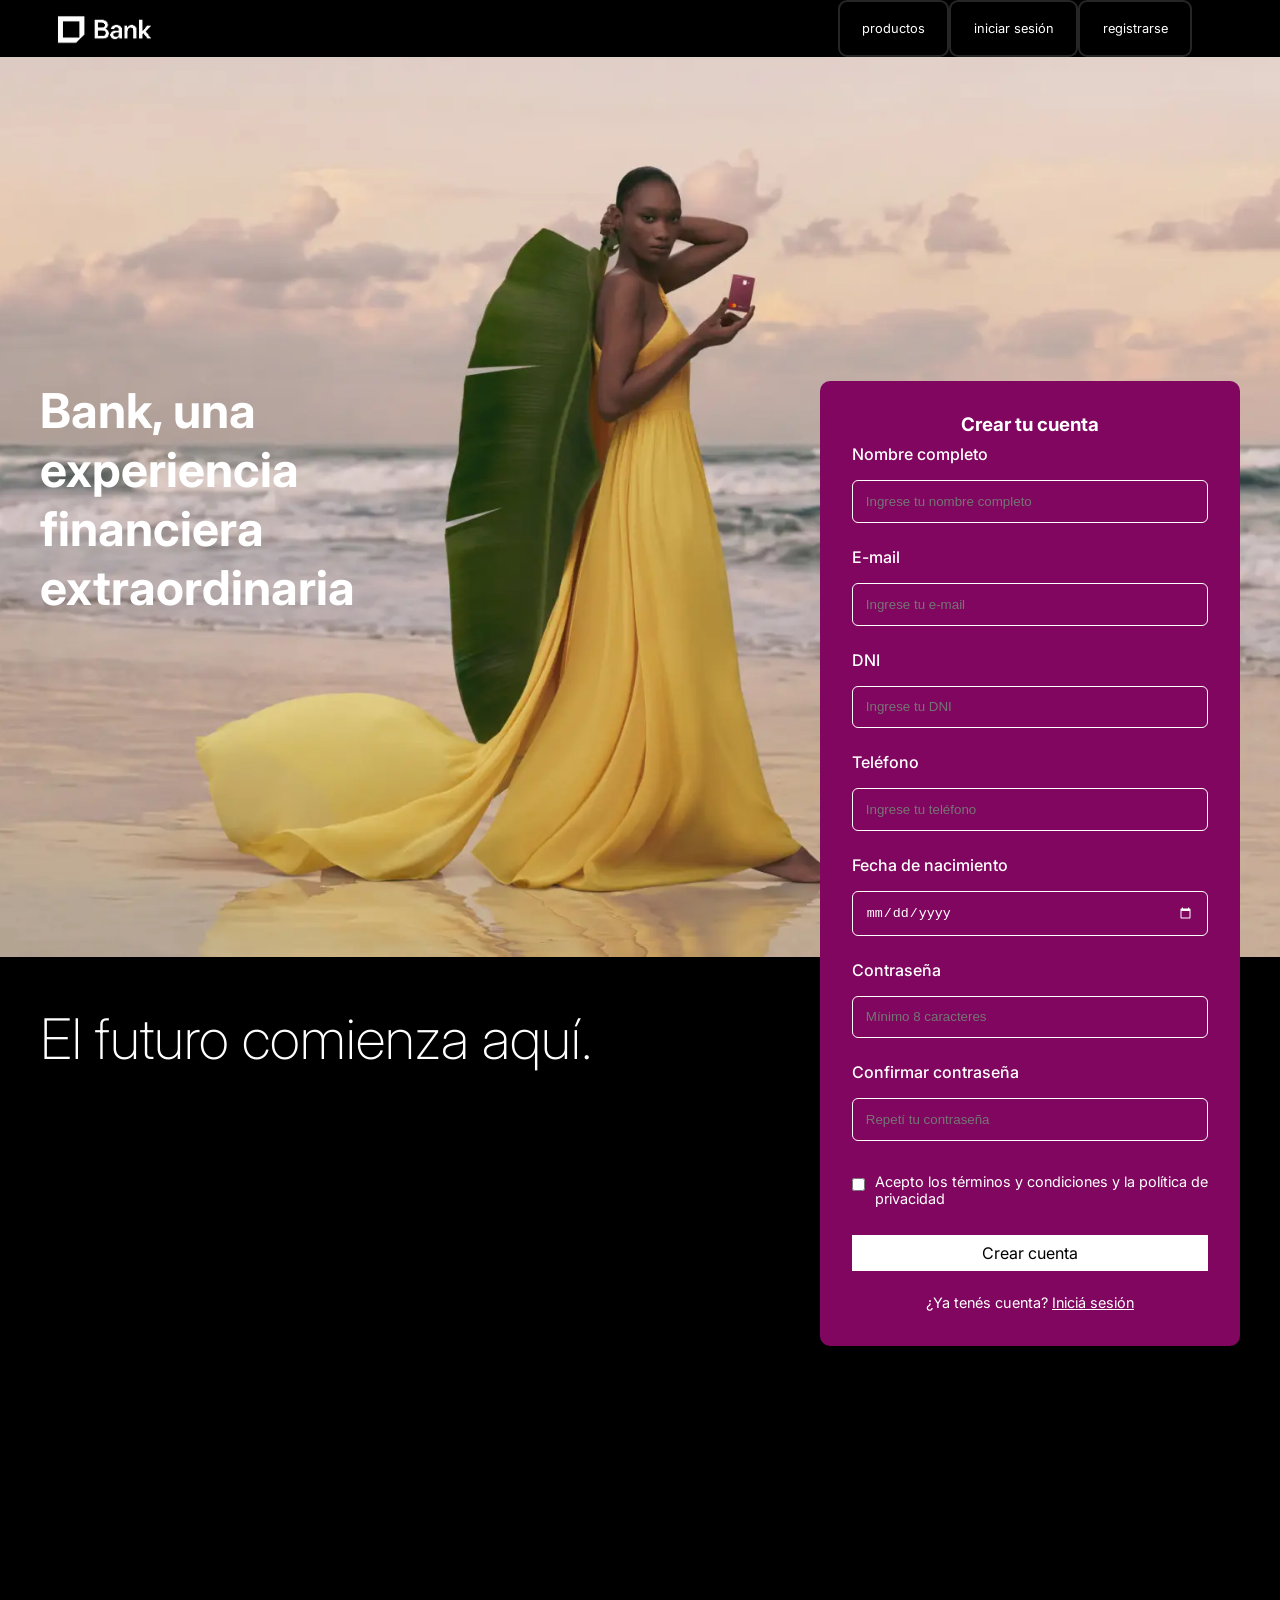
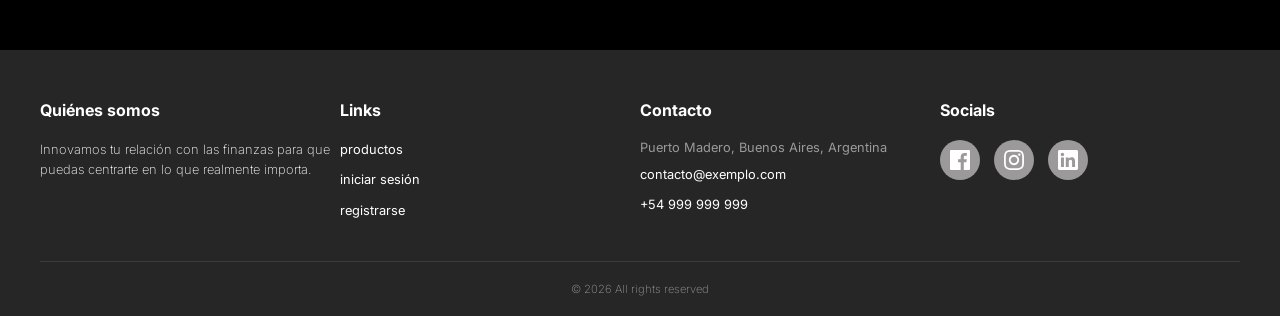
<file: registro.html>
<!doctype html>
<html lang="es">
  <head>
    <meta charset="UTF-8" />
    <meta name="viewport" content="width=device-width, initial-scale=1.0" />
    <meta
      name="description"
      content="Creá tu cuenta Bank y solicitá tu tarjeta en minutos."
    />
    <link rel="preconnect" href="https://fonts.googleapis.com" />
    <link rel="preconnect" href="https://fonts.gstatic.com" crossorigin />
    <link
      href="https://fonts.googleapis.com/css2?family=Inter:ital,opsz,wght@0,14..32,100..900;1,14..32,100..900&display=swap"
      rel="stylesheet"
    />
    <link rel="icon" href="./favicon.png" type="image/png" />
    <link rel="stylesheet" href="./css/global.css" />
    <title>Bank | Registro</title>
  </head>

  <body>
    <!-- logotipo y la navegación como elementos hermanos; <nav> contiene únicamente enlaces de navegación -->
    <header class="header">
      <a href="index.html" class="logo">
        <img src="assets/logo.png" alt="Logo de Bank" />
      </a>

      <input type="checkbox" id="menu-toggle" class="menu-toggle" />
      <label for="menu-toggle" class="menu-button" aria-label="Abrir menú">
        <span></span>
        <span></span>
        <span></span>
      </label>

      <!-- uso de aria-label para una mejor accesibilidad web -->
      <nav aria-label="Navegación principal">
        <ul>
          <li class="button">
            <a href="productos.html">productos</a>
          </li>

          <li class="button">
            <a href="login.html">iniciar sesión</a>
          </li>

          <li class="button">
            <a href="registro.html">registrarse</a>
          </li>
        </ul>
      </nav>
    </header>

    <main>
      <section class="hero hero-register">
        <div class="container">
          <div class="hero-content-form">
            <h1>Bank, una experiencia financiera extraordinaria</h1>
          </div>
        </div>
      </section>

      <section class="form-follow">
        <div class="container">
          <h2 class="form-h2">El futuro comienza aquí.</h2>

          <aside class="form-card">
            <h3>Crear tu cuenta</h3>

            <form class="register-form" action="#" method="post">
              <div class="form-group">
                <label for="nombre">Nombre completo</label>
                <input
                  type="text"
                  id="nombre"
                  name="nombre"
                  autocomplete="name"
                  placeholder="Ingrese tu nombre completo"
                  required
                />
              </div>

              <div class="form-group">
                <label for="email-registro">E-mail</label>
                <input
                  type="email"
                  id="email-registro"
                  name="email"
                  autocomplete="email"
                  placeholder="Ingrese tu e-mail"
                  required
                />
              </div>

              <div class="form-group">
                <label for="dni-registro">DNI</label>
                <input
                  type="text"
                  id="dni-registro"
                  name="dni"
                  inputmode="numeric"
                  autocomplete="off"
                  placeholder="Ingrese tu DNI"
                  required
                />
              </div>

              <div class="form-group">
                <label for="telefono-registro">Teléfono</label>
                <input
                  type="tel"
                  id="telefono-registro"
                  name="telefono"
                  autocomplete="tel"
                  placeholder="Ingrese tu teléfono"
                  required
                />
              </div>

              <div class="form-group">
                <label for="fecha-nacimiento">Fecha de nacimiento</label>
                <input
                  type="date"
                  id="fecha-nacimiento"
                  name="fechaNacimiento"
                  autocomplete="bday"
                  required
                />
              </div>

              <div class="form-group">
                <label for="password-registro">Contraseña</label>
                <input
                  type="password"
                  id="password-registro"
                  name="password"
                  autocomplete="new-password"
                  placeholder="Mínimo 8 caracteres"
                  minlength="8"
                  required
                />
              </div>

              <div class="form-group">
                <label for="password-confirm">Confirmar contraseña</label>
                <input
                  type="password"
                  id="password-confirm"
                  name="passwordConfirm"
                  autocomplete="new-password"
                  placeholder="Repetí tu contraseña"
                  minlength="8"
                  required
                />
              </div>

              <div class="form-check">
                <input
                  type="checkbox"
                  id="terminos"
                  name="terminos"
                  required
                />
                <label for="terminos">
                  Acepto los términos y condiciones y la política de privacidad
                </label>
              </div>

              <button type="submit">Crear cuenta</button>
            </form>

            <p class="auth-links">
              ¿Ya tenés cuenta?
              <a href="login.html">Iniciá sesión</a>
            </p>
          </aside>
        </div>
      </section>

    </main>

    <footer class="footer">
      <div class="footer-content">
        <div class="footer-col">
          <h3>Quiénes somos</h3>
          <p>Innovamos tu relación con las finanzas para que puedas centrarte en lo que realmente importa.</p>
        </div>
        <div class="footer-col">
          <h3>Links</h3>
          <ul>
            <li><a href="productos.html">productos</a></li>
            <li><a href="login.html">iniciar sesión</a></li>
            <li><a href="registro.html">registrarse</a></li>
          </ul>
        </div>
        <div class="footer-col">
          <h3>Contacto</h3>
          <ul>
            <li>Puerto Madero, Buenos Aires, Argentina</li>
            <li>
              <a href="mailto:contacto@exemplo.com">contacto@exemplo.com</a>
            </li>
            <li>
              <a href="tel:+54999999999">+54 999 999 999</a>
            </li>
          </ul>
        </div>
        <div class="footer-col">
          <h3>Socials</h3>
          <div class="social-links">
            <a href="#" aria-label="Facebook">
              <svg
                viewBox="0 0 24 24"
                width="20"
                height="20"
                fill="currentColor"
              >
                <path
                  d="M22.675 0h-21.35c-.732 0-1.325.593-1.325 1.325v21.351c0 .731.593 1.324 1.325 1.324h11.495v-9.294h-3.128v-3.622h3.128v-2.671c0-3.1 1.893-4.788 4.659-4.788 1.325 0 2.463.099 2.795.143v3.24l-1.918.001c-1.504 0-1.795.715-1.795 1.763v2.313h3.587l-.467 3.622h-3.12v9.293h6.116c.73 0 1.323-.593 1.323-1.325v-21.35c0-.732-.593-1.325-1.325-1.325z"
                />
              </svg>
            </a>

            <a href="#" aria-label="Instagram">
              <svg
                viewBox="0 0 24 24"
                width="20"
                height="20"
                fill="currentColor"
              >
                <path
                  d="M12 2.163c3.204 0 3.584.012 4.85.07 3.252.148 4.771 1.691 4.919 4.919.058 1.265.069 1.645.069 4.849 0 3.205-.012 3.584-.069 4.849-.149 3.225-1.664 4.771-4.919 4.919-1.266.058-1.644.07-4.85.07-3.204 0-3.584-.012-4.849-.07-3.26-.149-4.771-1.699-4.919-4.92-.058-1.265-.07-1.644-.07-4.849 0-3.204.012-3.584.07-4.849.149-3.227 1.664-4.771 4.919-4.919 1.266-.058 1.645-.07 4.849-.07zm0-2.163c-3.259 0-3.667.014-4.947.072-4.358.2-6.78 2.618-6.98 6.98-.059 1.281-.073 1.689-.073 4.948 0 3.259.014 3.668.072 4.948.2 4.358 2.618 6.78 6.98 6.98 1.281.058 1.689.072 4.948.072 3.259 0 3.668-.014 4.948-.072 4.354-.2 6.782-2.618 6.979-6.98.059-1.28.073-1.689.073-4.948 0-3.259-.014-3.667-.072-4.947-.196-4.354-2.617-6.78-6.979-6.98-1.281-.059-1.69-.073-4.949-.073zm0 5.838c-3.403 0-6.162 2.759-6.162 6.162s2.759 6.163 6.162 6.163 6.162-2.759 6.162-6.163c0-3.403-2.759-6.162-6.162-6.162zm0 10.162c-2.209 0-4-1.79-4-4 0-2.209 1.791-4 4-4s4 1.791 4 4c0 2.21-1.791 4-4 4zm6.406-11.845c-.796 0-1.441.645-1.441 1.44s.645 1.44 1.441 1.44c.795 0 1.439-.645 1.439-1.44s-.644-1.44-1.439-1.44z"
                />
              </svg>
            </a>

            <a href="#" aria-label="LinkedIn">
              <svg
                viewBox="0 0 24 24"
                width="20"
                height="20"
                fill="currentColor"
              >
                <path
                  d="M20.447 20.452h-3.554v-5.569c0-1.328-.027-3.037-1.852-3.037-1.853 0-2.136 1.445-2.136 2.939v5.667h-3.554v-11.452h3.414v1.561h.049c.476-.9 1.637-1.85 3.37-1.85 3.601 0 4.267 2.37 4.267 5.455v6.286zm-15.11-13.019c-1.144 0-2.063-.926-2.063-2.065 0-1.138.92-2.063 2.063-2.063 1.14 0 2.064.925 2.064 2.063 0 1.139-.925 2.065-2.064 2.065zm1.782 13.019h-3.564v-11.452h3.564v11.452zm15.106-20.452h-20.454c-.979 0-1.771.774-1.771 1.729v20.542c0 .956.792 1.729 1.771 1.729h20.451c.978 0 1.778-.773 1.778-1.729v-20.542c0-.955-.8-1.729-1.778-1.729z"
                />
              </svg>
            </a>
          </div>
        </div>
      </div>
      <div class="footer-bottom">
        <p>&copy; 2026 All rights reserved</p>
      </div>
    </footer>
  </body>
</html>
</file>
<file: css/global.css>
@import url(registro.css);
@import url(auth.css);
@import url(header.css);
@import url(home.css);
@import url(footer.css);
@import url(productos.css);

/* CSS RESET */
body,
img,
h1,
h2,
h3,
p,
ul,
li,
section,
header,
footer,
main,
aside,
fieldset,
legend,
label,
input,
select,
textarea,
button

* {
  margin: 0;
  padding: 0;
  box-sizing: border-box;
}

:root {
    --color-primary: #80065f;
    --color-secondary: #272626;
    --color-terciary: rgb(155, 153, 153);
    --color-text: white;
    --color-background: black;
    --container-width: 1200px;
    --border-radius: 1rem;
    --transition: 0.3s ease;
    --font-primary: 'inter', sans-serif;
}

body {
    color: var(--color-text);
    background-color: var(--color-background);
    font-family: var(--font-primary);
}

p {
    font-size: 1rem;
    font-weight: 200;
}

h1 {
    font-family: var(--font-primary);
    font-weight: 700;
}

h2 {
    font-family: var(--font-primary);
    font-weight: 200;
    font-size: 3.5rem;
    text-align: center;
    margin: 6rem 1rem;

}

a {
    text-decoration: none;
    color: var(--color-text);
}

img {
    display: block;
    max-width: 100%;
}

.button {
    width: 100%;
    background-color: var(--color-background);
    border: 2px solid var(--color-secondary);
    padding: 1.6rem;
    border-radius: 9px;
}

.button:hover {
    background-color: var(--color-secondary);
    cursor: pointer;
}

input {
    margin: 1rem 0;
    padding: 0.8rem;      
    border: 1px solid var(--color-text);
    border-radius: 4px;
    width: 100%;
    background-color: var(--color-primary);
    color: var(--color-text);
}

button[type="submit"] {
    height: 1.8rem;
}

button:hover {
    background-color: var(--color-primary);
    color: var(--color-text);
}
</file>
